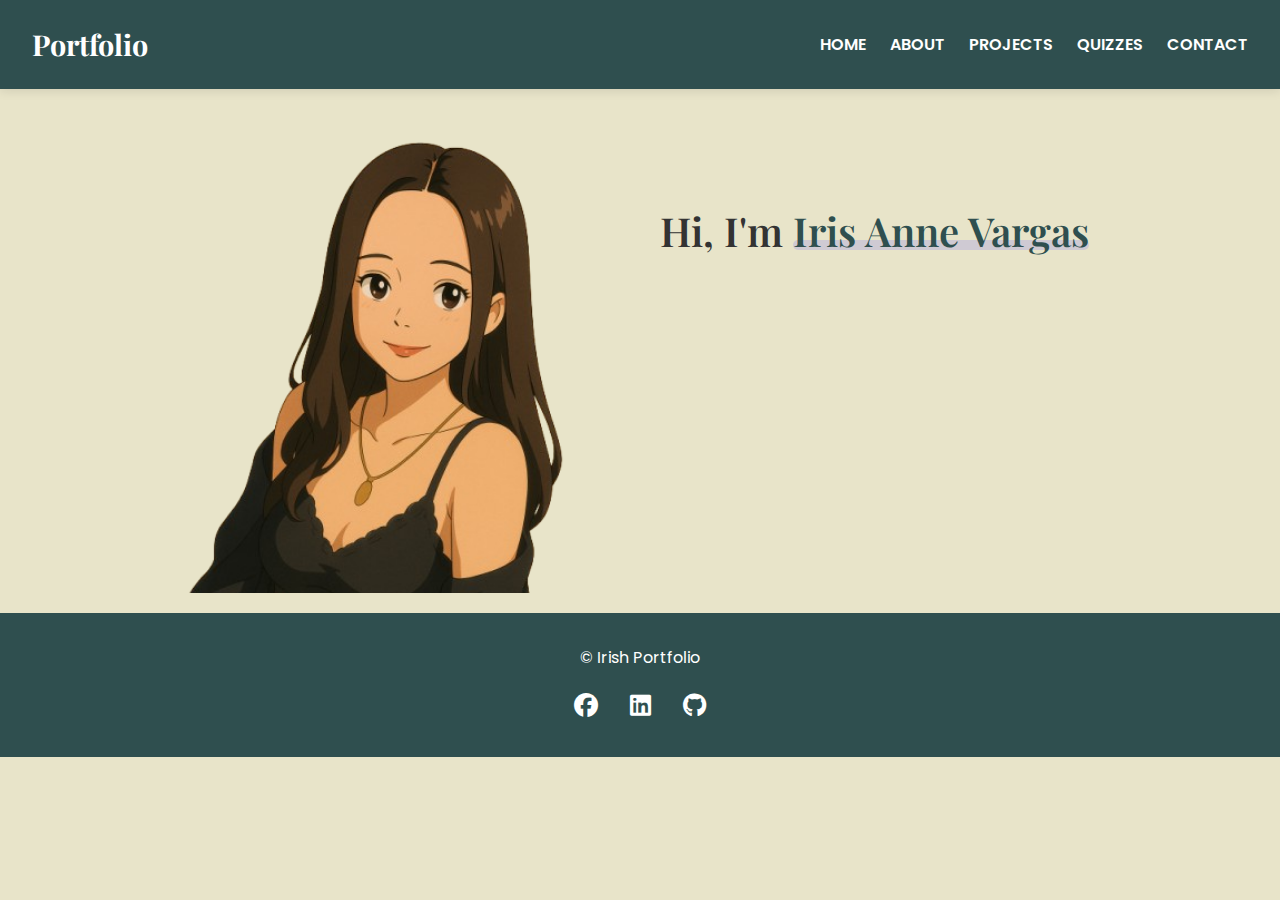
<file: index.html>
<!DOCTYPE html>
<html lang="en">
<head>
    <meta charset="UTF-8">
    <meta name="viewport" content="width=device-width, initial-scale=1.0">
    <title>Iris Anne Vargas - Portfolio</title>
    <link rel="stylesheet" href="https://cdnjs.cloudflare.com/ajax/libs/font-awesome/6.4.0/css/all.min.css">
    <link rel="preconnect" href="https://fonts.googleapis.com">
    <link rel="preconnect" href="https://fonts.gstatic.com" crossorigin>
    <link href="https://fonts.googleapis.com/css2?family=Poppins:wght@300;400;500;600;700&family=Playfair+Display:wght@400;500;600&display=swap" rel="stylesheet">
    <link rel="stylesheet" href="css/index.css">
</head>
<body>
    <header>
        <div class="logo">
            <h1>Portfolio</h1>
        </div>
        <nav>
            <ul class="nav-links">
                <li><a href="index.html">HOME</a></li>
                <li><a href="about.html">ABOUT</a></li>
                <li><a href="projects.html">PROJECTS</a></li>
                <li><a href="quizzes.html">QUIZZES</a></li>
                <li><a href="contact.html">CONTACT</a></li>
            </ul>
            <div class="hamburger">
                <i class="fas fa-bars"></i>
            </div>
        </nav>
    </header>
    <main>
        <section id="home">
            <div class="hero-container">
                <div class="hero-image">
                    <img src="images/home.png" alt="Iris Anne Vargas" class="profile-photo">
                    <div class="image-overlay"></div>
                </div>
            
                <div class="hero-content">
                    <h2 class="greeting">Hi, I'm <span class="highlight">Iris Anne Vargas</span></h2>
                    <p class="intro">I'm a 3rd year college student pursuing a Bachelor of Science in Information Technology with a passion for web development and design.</p>
                    
                    <div class="cta-buttons">
                        <button class="primary-button" onclick="location.href='about.html'">
                            <span>Learn More About Me</span>
                            <i class="fas fa-arrow-right"></i>
                        </button>
                        <button class="secondary-button" onclick="location.href='projects.html'">
                            <span>View My Projects</span>
                            <i class="fas fa-code"></i>
                        </button>
                    </div>
                    
                    <div class="social-icons">
                        <a href="https://www.facebook.com/irisanne.vargas" target="_blank" aria-label="Facebook">
                            <i class="fab fa-facebook-f"></i>
                        </a>
                        <a href="https://www.linkedin.com/in/iris-anne-vargas-2a1b75359/" target="_blank" aria-label="LinkedIn">
                            <i class="fab fa-linkedin-in"></i>
                        </a>
                        <a href="https://github.com/irisvrgas" target="_blank" aria-label="GitHub">
                            <i class="fab fa-github"></i>
                        </a>
                    </div>
                </div>
            </div>
        </section>
    </main>

   <footer>
        <div class="footer-content">
            <p>&copy; Irish Portfolio</p>
            <ul class="social-links">
                <li><a href="https://www.facebook.com/irisanne.vargas" target="_blank"><i class="fab fa-facebook"></i></a></li>
                <li><a href="https://www.linkedin.com/in/iris-anne-vargas-2a1b75359/"><i class="fab fa-linkedin"></i></a></li>
                <li><a href="https://github.com/irisvrgas" target="_blank"><i class="fab fa-github"></i></a></li>
            </ul>
        </div>
    </footer>

    <script src="js/index.js"></script>
</body>
</html>
</file>
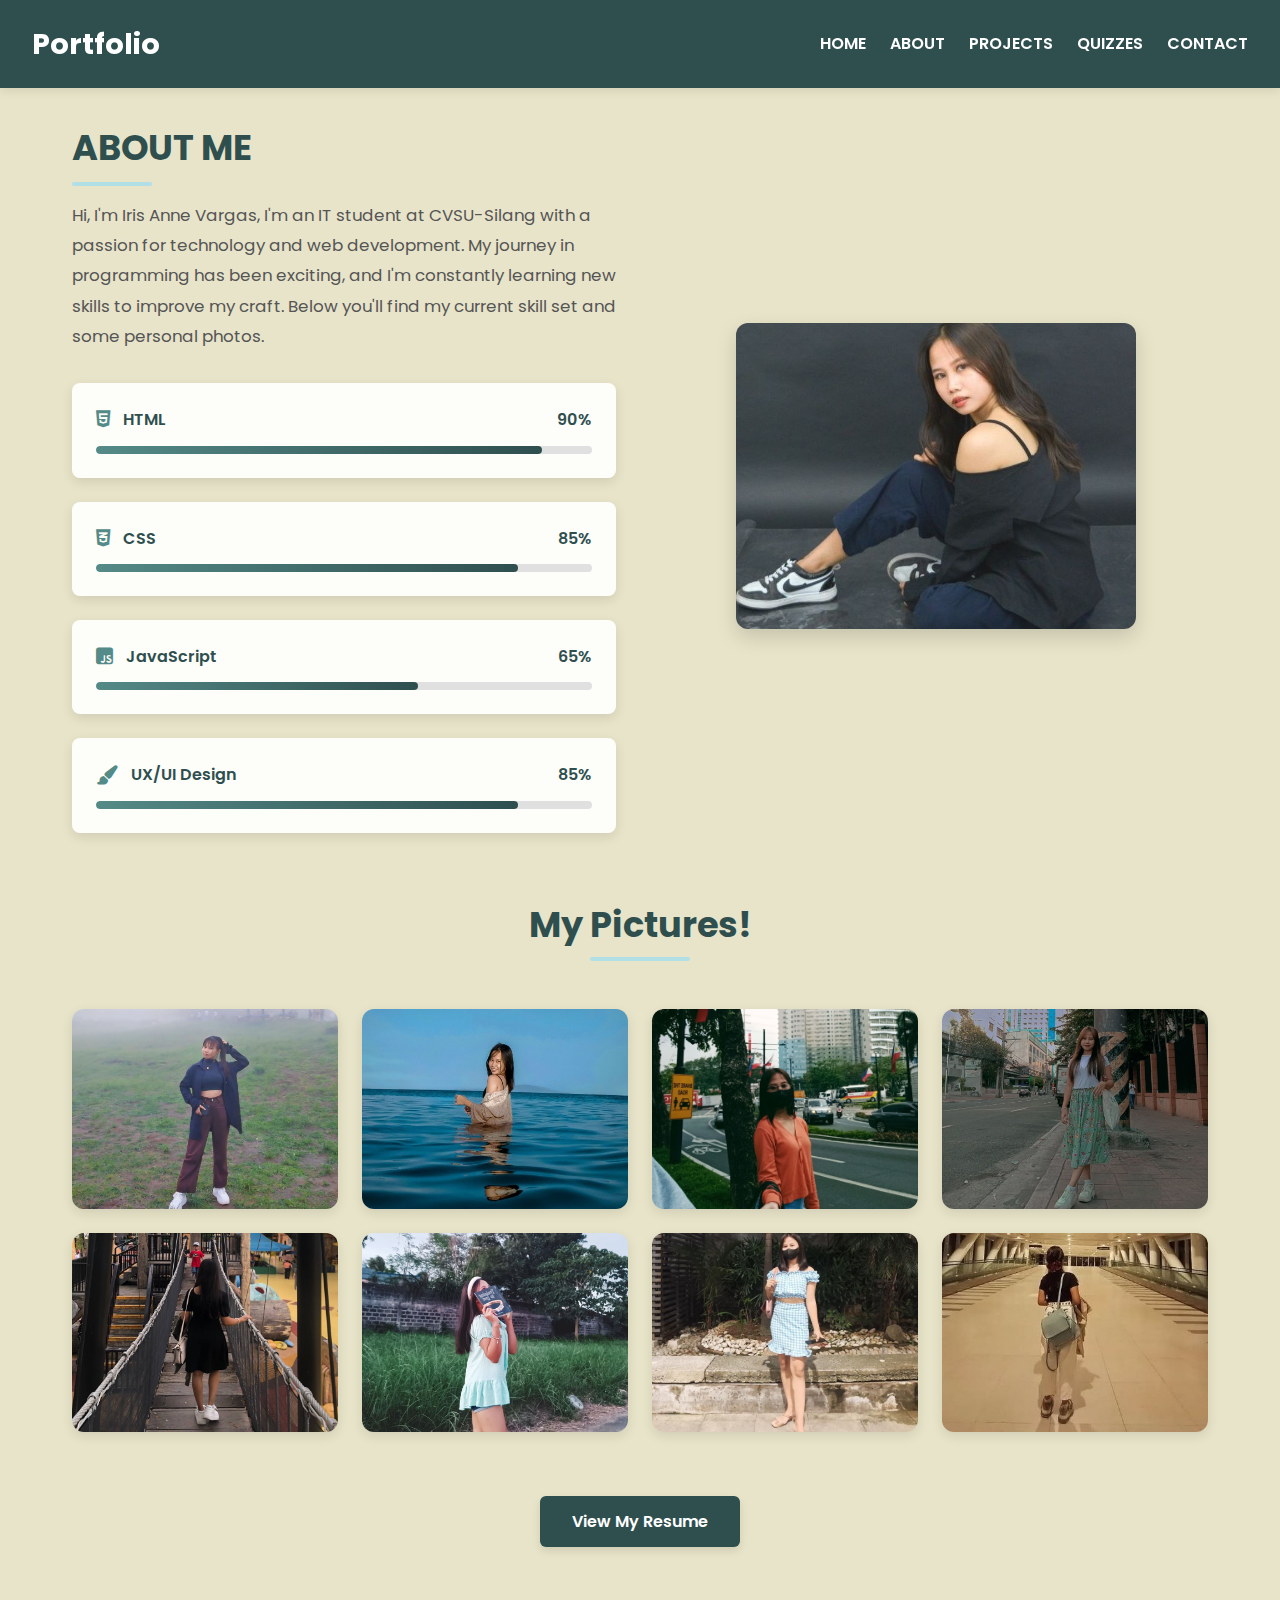
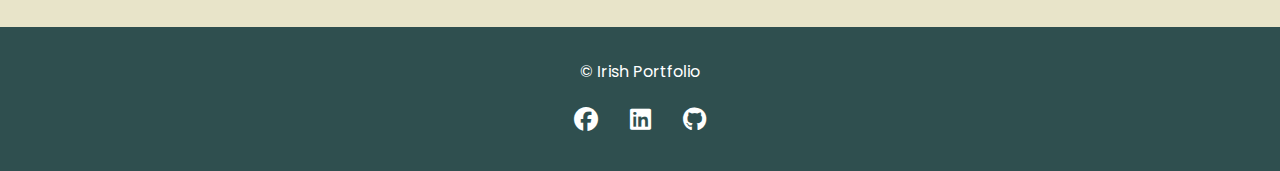
<file: about.html>
<!DOCTYPE html>
<html lang="en">
<head>
    <meta charset="UTF-8">
    <meta name="viewport" content="width=device-width, initial-scale=1.0">
    <title>About Me | Portfolio</title>
    <link rel="stylesheet" href="css/about.css">
    <link rel="stylesheet" href="https://cdnjs.cloudflare.com/ajax/libs/font-awesome/6.4.0/css/all.min.css">
    <link href="https://fonts.googleapis.com/css2?family=Poppins:wght@300;400;500;600;700&display=swap" rel="stylesheet">
</head>
<body>
    <header>
        <div class="logo">
            <h1>Portfolio</h1>
        </div>
        <nav>
            <ul class="nav-links">
                <li><a href="index.html">HOME</a></li>
                <li><a href="about.html">ABOUT</a></li>
                <li><a href="projects.html">PROJECTS</a></li>
                <li><a href="quizzes.html">QUIZZES</a></li>
                <li><a href="contact.html">CONTACT</a></li>
            </ul>
            <div class="hamburger">
                <i class="fas fa-bars"></i>
            </div>
        </nav>
    </header>

    <main>
        <section class="about-section">
            <div class="about-content">
                <h2>ABOUT ME</h2>
                <p>
                    Hi, I'm Iris Anne Vargas, I'm an IT student at CVSU-Silang with a passion for technology and web development. 
                    My journey in programming has been exciting, and I'm constantly learning new skills 
                    to improve my craft. Below you'll find my current skill set and some personal photos.
                </p>
                <div class="skills-container">
                    <div class="skill-item">
                        <div class="skill-header">
                            <span class="skill-name"><i class="fab fa-html5 skill-icon"></i>HTML</span>
                            <span class="skill-percentage">90%</span>
                        </div>
                        <div class="skill-bar">
                            <div class="skill-progress" data-percent="90%"></div>
                        </div>
                    </div>
                    
                    <div class="skill-item">
                        <div class="skill-header">
                            <span class="skill-name"><i class="fab fa-css3-alt skill-icon"></i>CSS</span>
                            <span class="skill-percentage">85%</span>
                        </div>
                        <div class="skill-bar">
                            <div class="skill-progress" data-percent="85%"></div>
                        </div>
                    </div>
                    
                    <div class="skill-item">
                        <div class="skill-header">
                            <span class="skill-name"><i class="fab fa-js-square skill-icon"></i>JavaScript</span>
                            <span class="skill-percentage">65%</span>
                        </div>
                        <div class="skill-bar">
                            <div class="skill-progress" data-percent="65%"></div>
                        </div>
                    </div>
                    
                    <div class="skill-item">
                        <div class="skill-header">
                            <span class="skill-name"><i class="fas fa-paint-brush skill-icon"></i>UX/UI Design</span>
                            <span class="skill-percentage">85%</span>
                        </div>
                        <div class="skill-bar">
                            <div class="skill-progress" data-percent="85%"></div>
                        </div>
                    </div>
                </div>
            </div>
            
            <img src="images/about.jpg" alt="Iris Anne Vargas" class="about-image">
        </section>

        <section class="gallery-section">
            <h2 class="section-title">My Pictures!</h2>
            <div class="gallery-grid">
                <div class="gallery-item">
                    <img src="images/me1.jpg" alt="Iris Anne Vargas">
                </div>
                <div class="gallery-item">
                    <img src="images/me2.jpg" alt="Iris Anne Vargas">
                </div>
                <div class="gallery-item">
                    <img src="images/me3.jpg" alt="Iris Anne Vargas">
                </div>
                <div class="gallery-item">
                    <img src="images/me4.jpg" alt="Iris Anne Vargas">
                </div>
                <div class="gallery-item">
                    <img src="images/me5.jpg" alt="Iris Anne Vargas">
                </div>
                <div class="gallery-item">
                    <img src="images/me6.jpg" alt="Iris Anne Vargas">
                </div>
                <div class="gallery-item">
                    <img src="images/me7.jpg" alt="Iris Anne Vargas">
                </div>
                <div class="gallery-item">
                    <img src="images/me8.jpg" alt="Iris Anne Vargas">
                </div>
            </div>
        </section>

        <div class="resume-btn-container">
            <a href="resume.html" class="resume-btn">View My Resume</a>
        </div>
    </main>

    <footer>
        <div class="footer-content">
            <p>&copy; Irish Portfolio</p>
            <ul class="social-links">
                <li><a href="https://www.facebook.com/irisanne.vargas" target="_blank"><i class="fab fa-facebook"></i></a></li>
                <li><a href="https://www.linkedin.com/in/iris-anne-vargas-2a1b75359/"><i class="fab fa-linkedin"></i></a></li>
                <li><a href="https://github.com/irisvrgas" target="_blank"><i class="fab fa-github"></i></a></li>
            </ul>
        </div>
    </footer>
    <script src="js/about.js"></script>
</body>
</html>
</file>
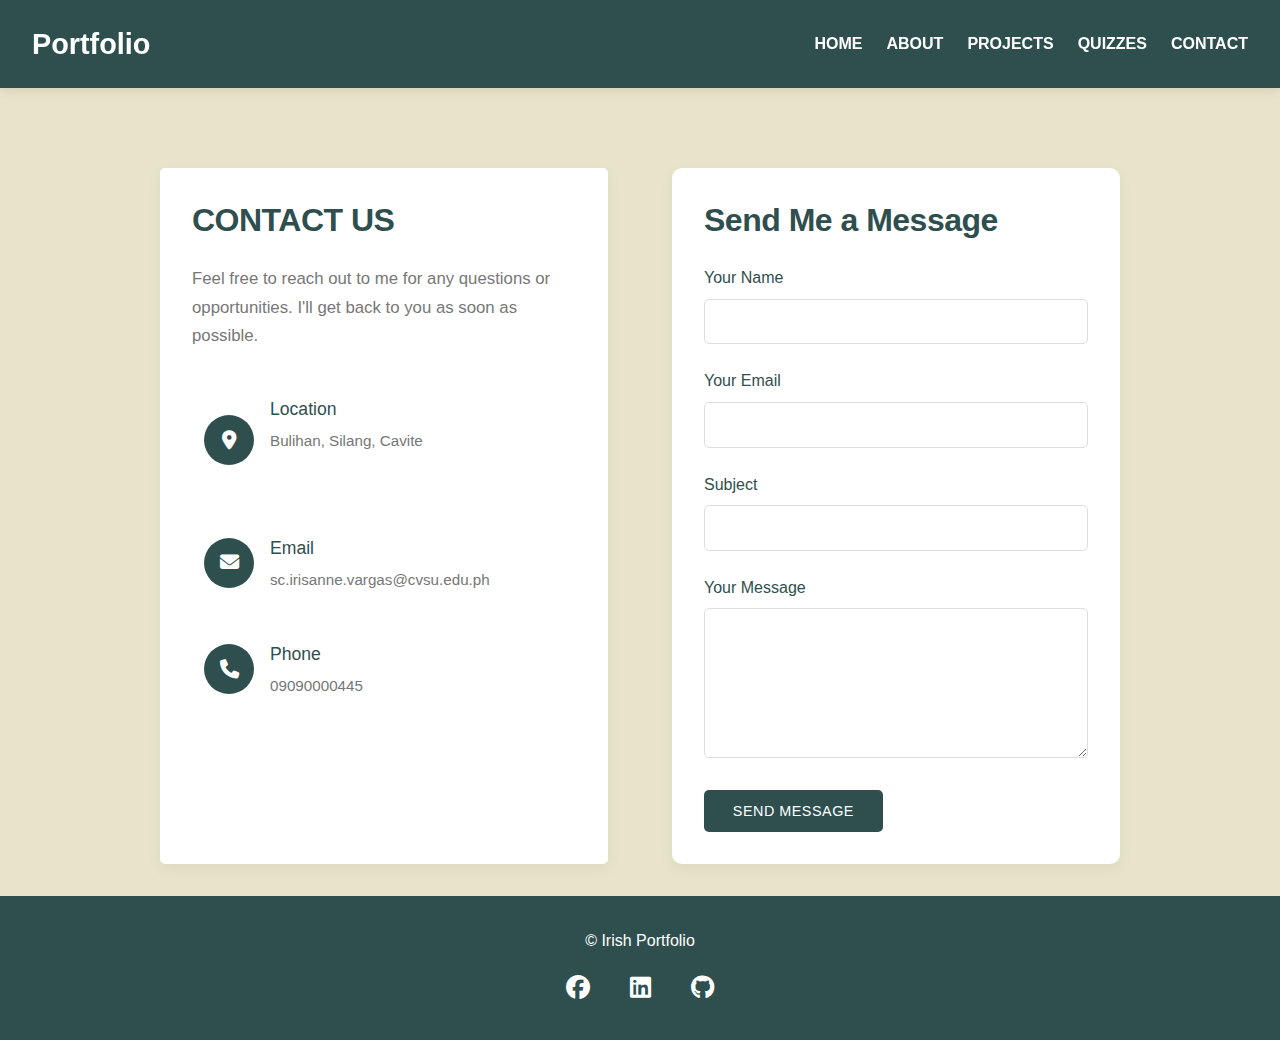
<file: contact.html>
<!DOCTYPE html>
<html lang="en">
<head>
    <meta charset="UTF-8">
    <meta name="viewport" content="width=device-width, initial-scale=1.0">
    <title>Contact Me - Portfolio</title>
    <link rel="stylesheet" href="css/contact.css">
    <link rel="stylesheet" href="https://cdnjs.cloudflare.com/ajax/libs/font-awesome/6.4.0/css/all.min.css">
</head>
<body>
    <header>
        <div class="logo">
            <h1>Portfolio</h1>
        </div>
        <nav>
            <ul class="nav-links">
                <li><a href="index.html">HOME</a></li>
                <li><a href="about.html">ABOUT</a></li>
                <li><a href="projects.html">PROJECTS</a></li>
                <li><a href="quizzes.html">QUIZZES</a></li>
                <li><a href="contact.html">CONTACT</a></li>
            </ul>
            <div class="hamburger">
                <i class="fas fa-bars"></i>
            </div>
        </nav>
    </header>

    <section class="contact">
        <div class="container">
            <div class="contact-container">
                <div class="contact-info">
                    <h2>CONTACT US</h2>
                    <p>Feel free to reach out to me for any questions or opportunities. I'll get back to you as soon as possible.</p>
                    
                    <div class="contact-details">
                        <div class="contact-item">
                            <div class="contact-icon">
                                <i class="fas fa-map-marker-alt"></i>
                            </div>
                            <div class="contact-text">
                                <h3>Location</h3>
                                <p>Bulihan, Silang, Cavite</p>
                            </div>
                        </div>
                        
                        <div class="contact-item">
                            <div class="contact-icon">
                                <i class="fas fa-envelope"></i>
                            </div>
                            <div class="contact-text">
                                <h3>Email</h3>
                                <a href="mailto:sc.irisanne.vargas@cvsu.edu.ph">sc.irisanne.vargas@cvsu.edu.ph</a>
                            </div>
                        </div>
                        
                        <div class="contact-item">
                            <div class="contact-icon">
                                <i class="fas fa-phone"></i>
                            </div>
                            <div class="contact-text">
                                <h3>Phone</h3>
                                <a href="tel:+02300879189">09090000445</a>
                            </div>
                        </div>
                    </div>
                </div>
                
                <div class="contact-form">
                    <h2>Send Me a Message</h2>
                    <form id="contactForm">
                        <div class="form-group">
                            <label for="name">Your Name</label>
                            <input type="text" id="name" class="form-control" required>
                        </div>
                        
                        <div class="form-group">
                            <label for="email">Your Email</label>
                            <input type="email" id="email" class="form-control" required>
                        </div>
                        
                        <div class="form-group">
                            <label for="subject">Subject</label>
                            <input type="text" id="subject" class="form-control" required>
                        </div>
                        
                        <div class="form-group">
                            <label for="message">Your Message</label>
                            <textarea id="message" class="form-control" required></textarea>
                        </div>
                        
                        <button type="submit" class="submit-btn">Send Message</button>
                    </form>
                </div>
            </div>
        </div>
    </section>

    <footer>
        <div class="footer-content">
            <p>&copy; Irish Portfolio</p>
            <ul class="social-links">
                <li><a href="https://www.facebook.com/irisanne.vargas" target="_blank"><i class="fab fa-facebook"></i></a></li>
                <li><a href="https://www.linkedin.com/in/iris-anne-vargas-2a1b75359/"><i class="fab fa-linkedin"></i></a></li>
                <li><a href="https://github.com/irisvrgas" target="_blank"><i class="fab fa-github"></i></a></li>
            </ul>
        </div>
    </footer>

    <script src="js/contact.js"></script>
</body>
</html>
</file>
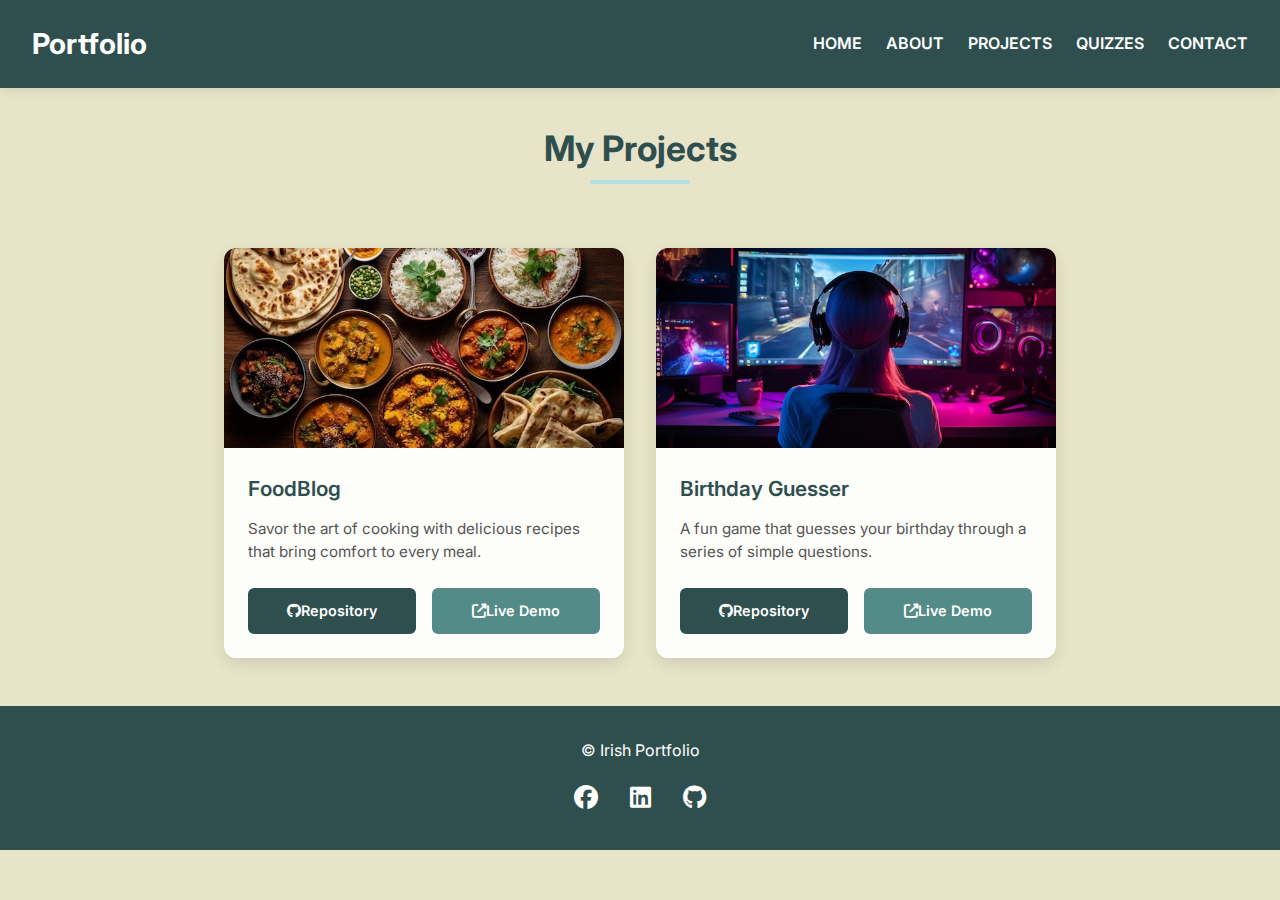
<file: projects.html>
<!DOCTYPE html>
<html lang="en">
<head>
    <meta charset="UTF-8">
    <meta name="viewport" content="width=device-width, initial-scale=1.0">
    <title>PROJECTS | Portfolio</title>
    <link rel="stylesheet" href="css/project.css">
    <link rel="stylesheet" href="https://cdnjs.cloudflare.com/ajax/libs/font-awesome/6.4.0/css/all.min.css">
    <link href="https://fonts.googleapis.com/css2?family=Inter:wght@300;400;500;600;700&display=swap" rel="stylesheet"><body>
    <header>
        <div class="logo">
            <h1>Portfolio</h1>
        </div>
        <nav>
            <ul class="nav-links">
                <li><a href="index.html">HOME</a></li>
                <li><a href="about.html">ABOUT</a></li>
                <li><a href="projects.html">PROJECTS</a></li>
                <li><a href="quizzes.html">QUIZZES</a></li>
                <li><a href="contact.html">CONTACT</a></li>
            </ul>
            <div class="hamburger">
                <i class="fas fa-bars"></i>
            </div>
        </nav>
    </header>
    <main>
        <h1 class="page-title">My Projects</h1>
        
        <div class="projects-container">
            <div class="project-card">
                <div class="project-image-container">
                    <img src="images/food.jpg" alt="Food Blog Project" class="project-image">
                </div>
                <div class="project-info">
                    <h3 class="project-title">FoodBlog</h3>
                    <p class="project-description">
                        Savor the art of cooking with delicious recipes that bring comfort to every meal.
                    </p>
                    <div class="project-links">
                        <a href=" git@github.com:irisvrgas/Blog.git" target="_blank" class="project-link repo-link">
                            <i class="fab fa-github"></i> Repository
                        </a>
                        <a href=" https://irisvrgas.github.io/Blog/" target="_blank" class="project-link demo-link">
                            <i class="fas fa-external-link-alt"></i> Live Demo
                        </a>
                    </div>
                </div>
            </div>
            
            <div class="project-card">
                <div class="project-image-container">
                    <img src="images/game.avif" alt="Game Project" class="project-image">
                </div>
                <div class="project-info">
                    <h3 class="project-title">Birthday Guesser</h3>
                    <p class="project-description">
                        A fun game that guesses your birthday through a series of simple questions.
                    </p>
                    <div class="project-links">
                        <a href="git@github.com:irisvrgas/A-Game.git" target="_blank" class="project-link repo-link">
                            <i class="fab fa-github"></i> Repository
                        </a>
                        <a href=" https://irisvrgas.github.io/A-Game/" target="_blank" class="project-link demo-link">
                            <i class="fas fa-external-link-alt"></i> Live Demo
                        </a>
                    </div>
                </div>
            </div>
        </div>
    </main>

    <footer>
        <div class="footer-content">
            <p>&copy; Irish Portfolio</p>
            <ul class="social-links">
                <li><a href="https://www.facebook.com/irisanne.vargas" target="_blank"><i class="fab fa-facebook"></i></a></li>
                <li><a href="https://www.linkedin.com/in/iris-anne-vargas-2a1b75359/"><i class="fab fa-linkedin"></i></a></li>
                <li><a href="https://github.com/irisvrgas" target="_blank"><i class="fab fa-github"></i></a></li>
            </ul>
        </div>
    </footer>
    <script src="js/project.js"></script>
    </body>
    </html>
</file>
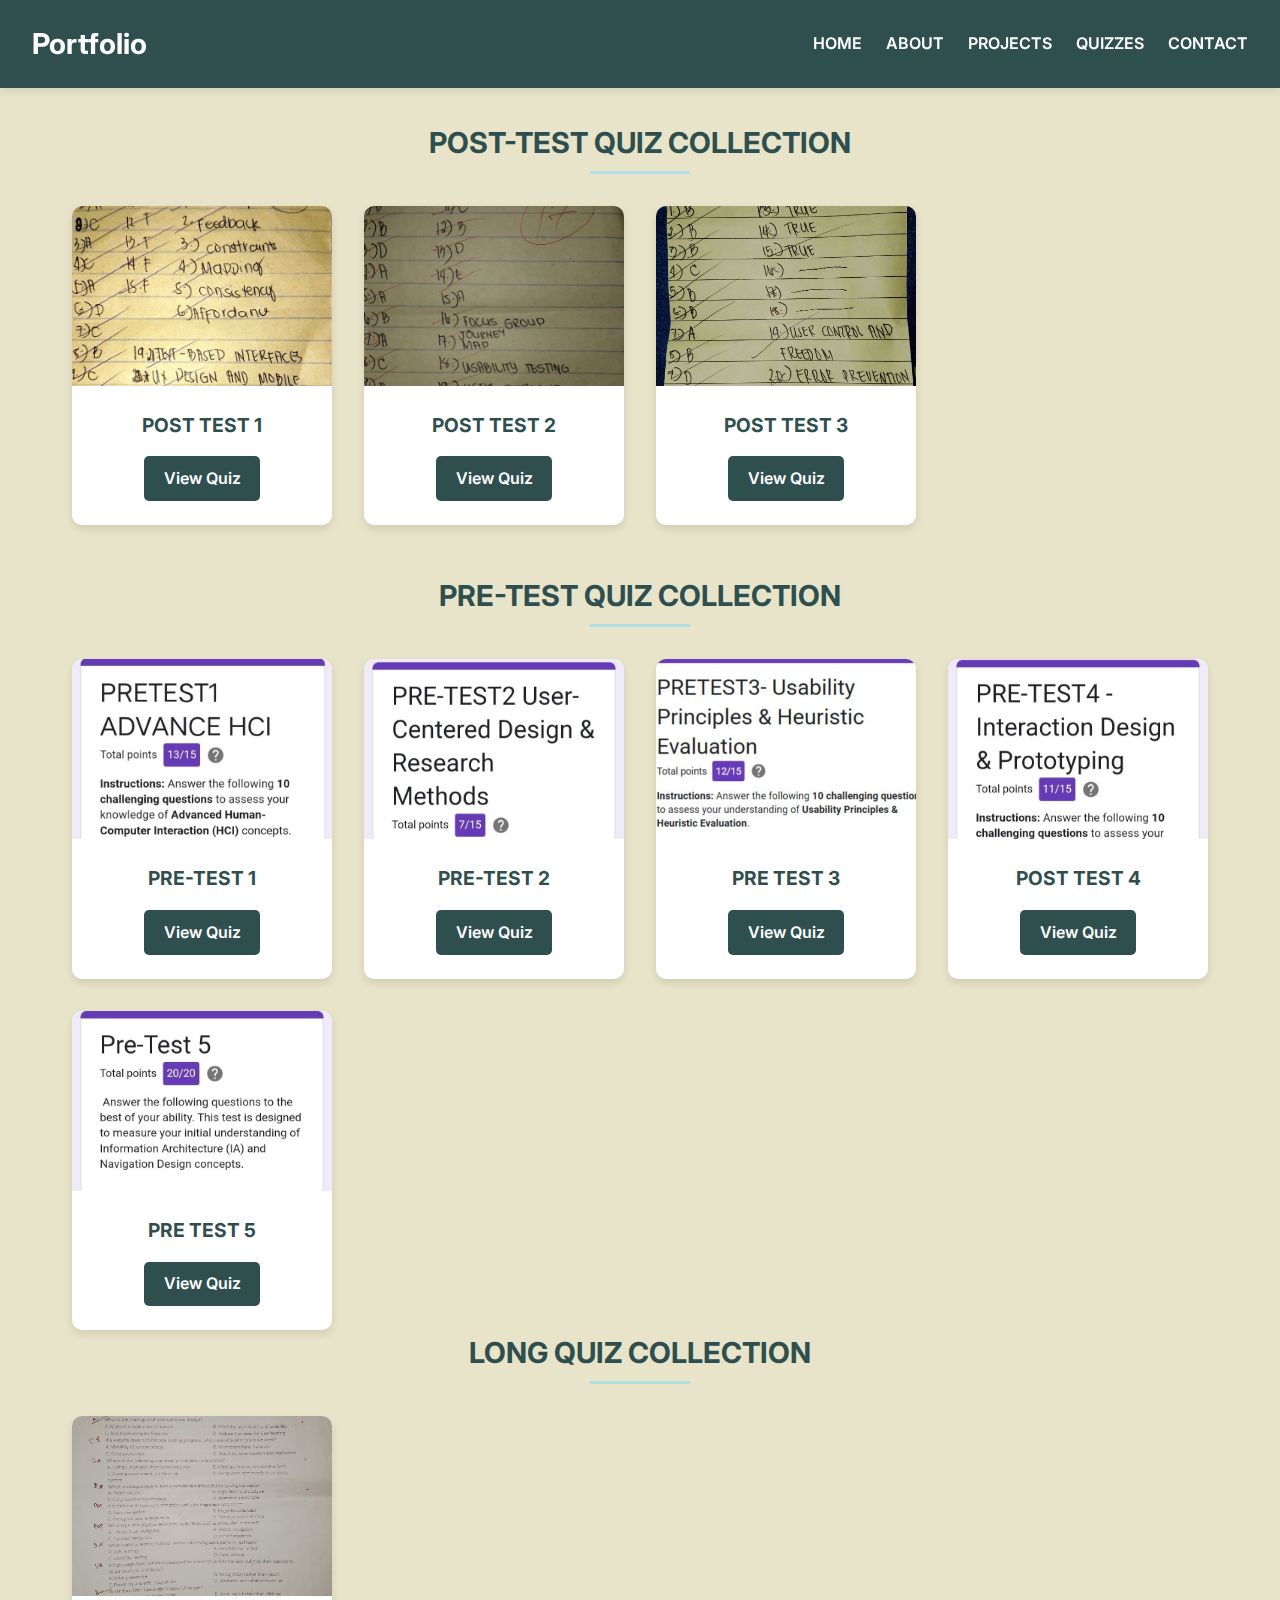
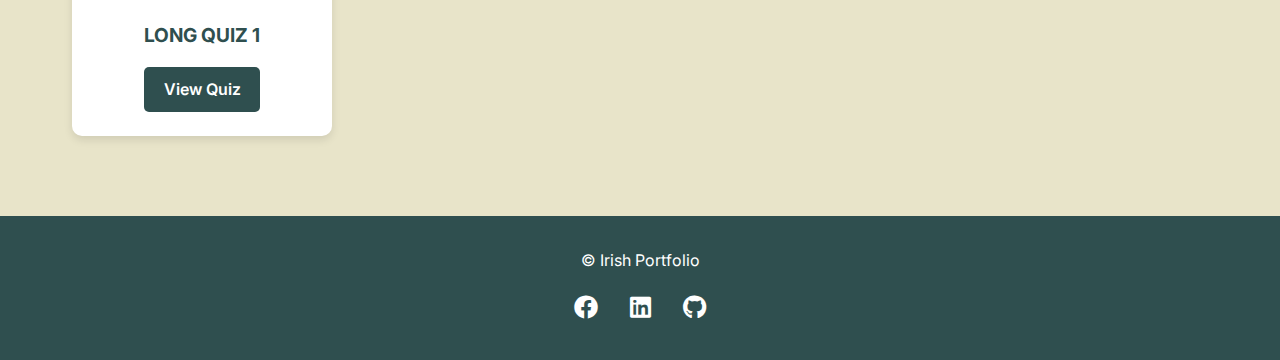
<file: quizzes.html>
<!DOCTYPE html>
<html lang="en">
<head>
    <meta charset="UTF-8">
    <meta name="viewport" content="width=device-width, initial-scale=1.0">
    <title>QUIZZES</title>
    <link rel="stylesheet" href="css/quizzes.css">
    <link rel="stylesheet" href="https://cdnjs.cloudflare.com/ajax/libs/font-awesome/6.0.0-beta3/css/all.min.css">
</head>
<body>
    <header>
        <div class="logo">
            <h1>Portfolio</h1>
        </div>
        <nav>
            <ul class="nav-links">
                <li><a href="index.html">HOME</a></li>
                <li><a href="about.html">ABOUT</a></li>
                <li><a href="projects.html">PROJECTS</a></li>
                <li><a href="quizzes.html">QUIZZES</a></li>
                <li><a href="contact.html">CONTACT</a></li>
            </ul>
            <div class="hamburger">
                <i class="fas fa-bars"></i>
            </div>
        </nav>
    </header>

    <main>
        <section class="quiz-section">
            <h2>POST-TEST QUIZ COLLECTION</h2>
            <div class="quiz-grid">
                <div class="quiz-card">
                    <img src="images/PT-1.jpg" alt="posttest 1">
                    <div class="quiz-info">
                        <h3>POST TEST 1</h3>
                        <a href="files/PT-1.2.pdf" view class="quiz-btn">View Quiz</a>
                    </div>
                </div>
                
                <div class="quiz-card">
                    <img src="images/PT-2.jpg" alt="posttest 2">
                    <div class="quiz-info">
                        <h3>POST TEST 2</h3>
                        <a href="files/PT-2.2 .pdf" view class="quiz-btn">View Quiz</a>
                    </div>
                </div>
                <div class="quiz-card">
                    <img src="images/PT-3.jpg" alt="posttest 3">
                    <div class="quiz-info">
                        <h3>POST TEST 3</h3>
                        <a href="files/PT-3.pdf" view class="quiz-btn">View Quiz</a>
                    </div>
                </div>

            </div>
        </section>

        <section class="quiz-section">
            <h2>PRE-TEST QUIZ COLLECTION</h2>
            <div class="quiz-grid">
                <div class="quiz-card">
                    <img src="images/1.jpg" alt="pretest 1">
                    <div class="quiz-info">
                        <h3>PRE-TEST 1</h3>
                        <a href="files/pretest1.pdf" view class="quiz-btn">View Quiz</a>
                    </div>
                </div>
                
                <div class="quiz-card">
                    <img src="images/2.jpg" alt="pretest 2">
                    <div class="quiz-info">
                        <h3>PRE-TEST 2</h3>
                        <a href="files/pretest2.pdf" view class="quiz-btn">View Quiz</a>
                    </div>
                </div>
                
                <div class="quiz-card">
                    <img src="images/3.jpg" alt="posttest 1">
                    <div class="quiz-info">
                        <h3>PRE TEST 3</h3>
                        <a href="files/pretest3.pdf" view class="quiz-btn">View Quiz</a>
                    </div>
                </div>
                
                <div class="quiz-card">
                    <img src="images/4.jpg" alt="posttest 2">
                    <div class="quiz-info">
                        <h3>POST TEST 4</h3>
                        <a href="files/pretest4.pdf" view class="quiz-btn">View Quiz</a>
                    </div>
                </div>
                <div class="quiz-card">
                    <img src="images/5.jpg" alt="posttest 1">
                    <div class="quiz-info">
                        <h3>PRE TEST 5</h3>
                        <a href="files/pretest5.pdf" view class="quiz-btn">View Quiz</a>
                    </div>
                </div>

            </div>

            <section class="quiz-section">
                <h2>LONG QUIZ COLLECTION</h2>
                <div class="quiz-grid">
                    <div class="quiz-card">
                        <img src="images/LQ-1.jpg" alt="pretest 1">
                        <div class="quiz-info">
                            <h3>LONG QUIZ 1</h3>
                            <a href="files/LQ-1.pdf" view class="quiz-btn">View Quiz</a>
                        </div>
                    </div>        
        </section>
            </div>
        </section>

    </main>
    
    <footer>
        <div class="footer-content">
            <p>&copy; Irish Portfolio</p>
            <ul class="social-links">
                <li><a href="https://www.facebook.com/irisanne.vargas"><i class="fab fa-facebook"></i></a></li>
                <li><a href="https://www.linkedin.com/in/iris-anne-vargas-2a1b75359/"><i class="fab fa-linkedin"></i></a></li>
                <li><a href="https://github.com/irisvrgas"><i class="fab fa-github"></i></a></li>
            </ul>
        </div>
    </footer>

    <script src="js/quizzes.js"></script>
</body>
</html>
</file>
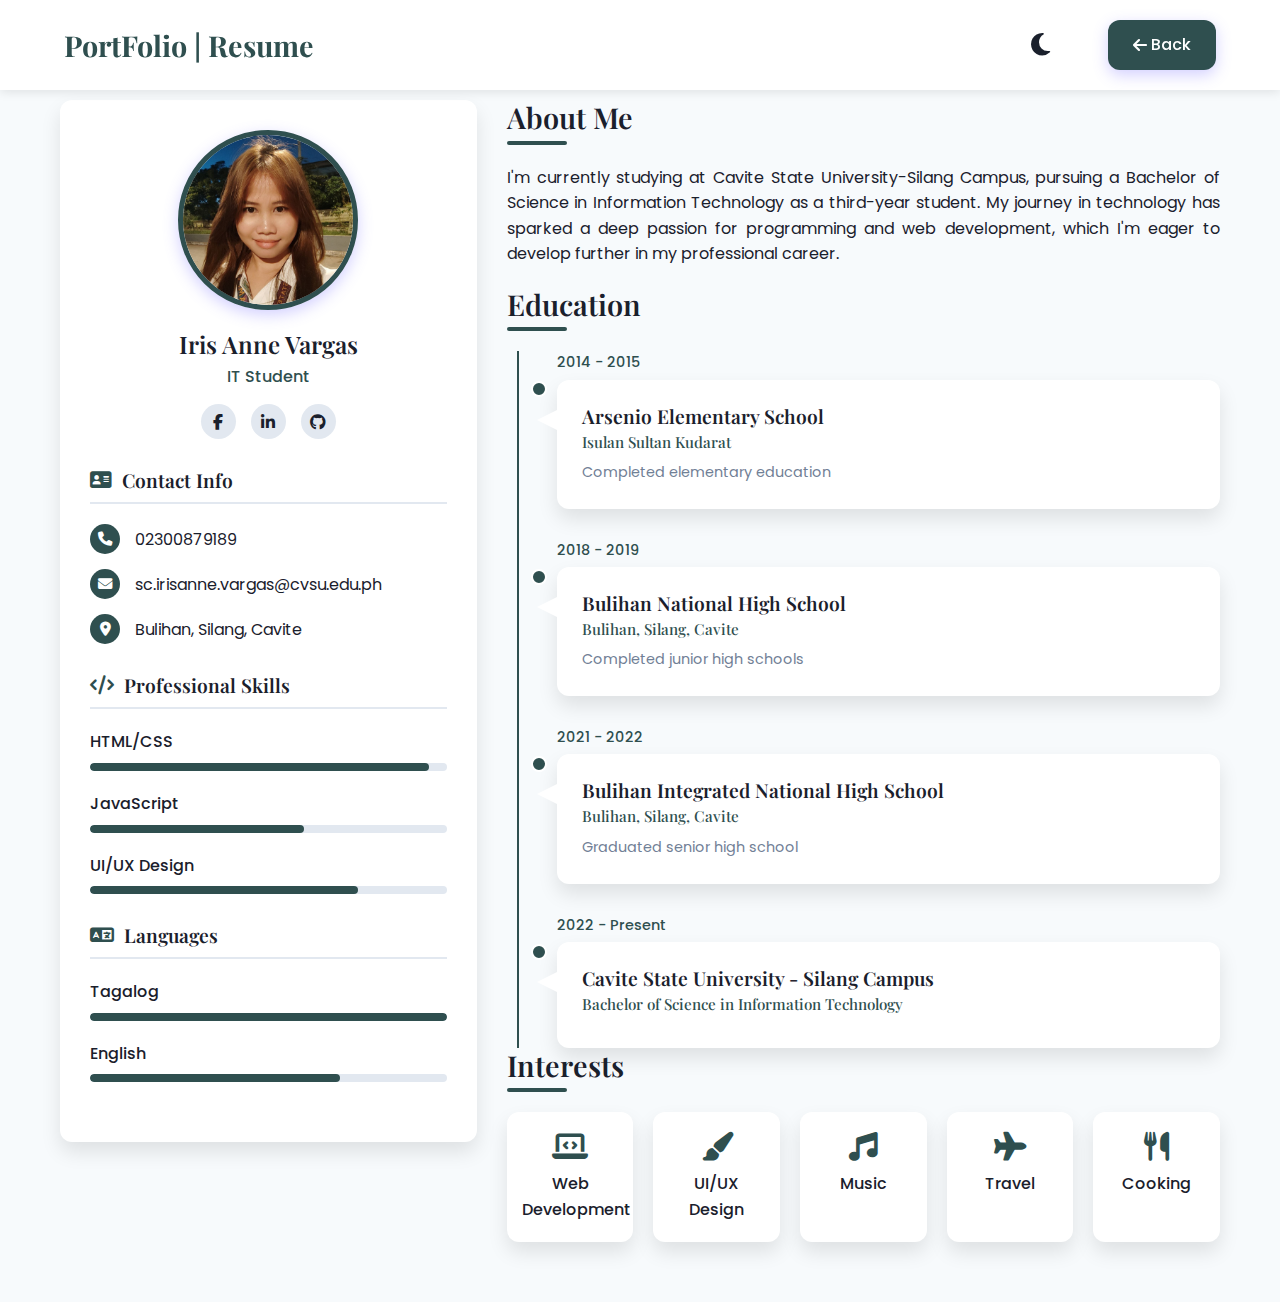
<file: resume.html>
<!DOCTYPE html>
<html lang="en">
<head>
    <meta charset="UTF-8">
    <meta name="viewport" content="width=device-width, initial-scale=1.0">
    <title>Iris Anne Vargas - Portfolio</title>
    <link rel="stylesheet" href="https://cdnjs.cloudflare.com/ajax/libs/font-awesome/6.4.0/css/all.min.css">
    <link rel="stylesheet" href="css/resume.css">
    <link rel="preconnect" href="https://fonts.googleapis.com">
    <link rel="preconnect" href="https://fonts.gstatic.com" crossorigin>
    <link href="https://fonts.googleapis.com/css2?family=Poppins:wght@300;400;500;600;700&family=Playfair+Display:wght@400;500;600&display=swap" rel="stylesheet">
</head>
<body>
    <header>
        <div class="logo">
            <h1>PortFolio | Resume</h1>
        </div>
        <button class="hamburger" aria-label="Menu">
            <span></span>
            <span></span>
            <span></span>
        </button>
        <nav class="nav-menu">
            <ul>
                <li><button id="theme-toggle" class="theme-toggle"><i class="fas fa-moon"></i></button></li>
            </ul>
        </nav>
            <a href="about.html" class="back-btn">
                <i class="fas fa-arrow-left"></i> Back
            </a>
    </main>
    </header>
    <main>
        <div class="container">
            <div class="sidebar">
                <div class="profile">
                    <div class="profile-img">
                        <img src="images/resume.jpg" alt="Iris Anne Vargas">
                        <div class="profile-overlay">
                            <i class="fas fa-camera"></i>
                        </div>
                    </div>
                    <h2>Iris Anne Vargas</h2>
                    <p>IT Student</p>
                    <div class="profile-social">
                        <a href="https://www.facebook.com/irisanne.vargas" target="_blank"><i class="fab fa-facebook-f"></i></a>
                        <a href="https://www.linkedin.com/in/iris-anne-vargas-2a1b75359/" target="_blank"><i class="fab fa-linkedin-in"></i></a>
                        <a href="https://github.com/irisvrgas" target="_blank"><i class="fab fa-github"></i></a>
                    </div>
                </div>

                <div class="contact-info">
                    <h3><i class="fas fa-address-card"></i> Contact Info</h3>
                    <ul>
                        <li>
                            <i class="fas fa-phone"></i>
                            <span>02300879189</span>
                        </li>
                        <li>
                            <i class="fas fa-envelope"></i>
                            <span>sc.irisanne.vargas@cvsu.edu.ph</span>
                        </li>
                        <li>
                            <i class="fas fa-map-marker-alt"></i>
                            <span>Bulihan, Silang, Cavite</span>
                        </li>
                    </ul>
                </div>

                <div class="skills">
                    <h3><i class="fas fa-code"></i> Professional Skills</h3>
                    <div class="skill-item">
                        <p>HTML/CSS</p>
                        <div class="progress-bar">
                            <div class="progress" style="width: 95%"><span>95%</span></div>
                        </div>
                    </div>
                    <div class="skill-item">
                        <p>JavaScript</p>
                        <div class="progress-bar">
                            <div class="progress" style="width: 60%"><span>60%</span></div>
                        </div>
                    </div>
                    <div class="skill-item">
                        <p>UI/UX Design</p>
                        <div class="progress-bar">
                            <div class="progress" style="width: 75%"><span>75%</span></div>
                        </div>
                    </div>
                </div>

                <div class="languages">
                    <h3><i class="fas fa-language"></i> Languages</h3>
                    <div class="language-item">
                        <p>Tagalog</p>
                        <div class="progress-bar">
                            <div class="progress" style="width: 100%"><span>100%</span></div>
                        </div>
                    </div>
                    <div class="language-item">
                        <p>English</p>
                        <div class="progress-bar">
                            <div class="progress" style="width: 70%"><span>70%</span></div>
                        </div>
                    </div>
                </div>
            </div>

            <div class="main-content">
                <section class="about">
                    <h2 class="section-title">About Me</h2>
                    <p>I'm currently studying at Cavite State University-Silang Campus, pursuing a Bachelor of Science in Information Technology as a third-year student. My journey in technology has sparked a deep passion for programming and web development, which I'm eager to develop further in my professional career.</p>
                </section>

                <section class="education">
                    <h2 class="section-title">Education</h2>
                    <div class="timeline">
                        <div class="timeline-item">
                            <div class="timeline-date">2014 - 2015</div>
                            <div class="timeline-content">
                                <h3>Arsenio Elementary School</h3>
                                <h4>Isulan Sultan Kudarat</h4>
                                <p>Completed elementary education</p>
                            </div>
                        </div>
                        <div class="timeline-item">
                            <div class="timeline-date">2018 - 2019</div>
                            <div class="timeline-content">
                                <h3>Bulihan National High School</h3>
                                <h4>Bulihan, Silang, Cavite</h4>
                                <p>Completed junior high schools</p>
                            </div>
                        </div>
                        <div class="timeline-item">
                            <div class="timeline-date">2021 - 2022</div>
                            <div class="timeline-content">
                                <h3>Bulihan Integrated National High School</h3>
                                <h4>Bulihan, Silang, Cavite</h4>
                                <p>Graduated senior high school</p>
                            </div>
                        </div>
                        <div class="timeline-item">
                            <div class="timeline-date">2022 - Present</div>
                            <div class="timeline-content">
                                <h3>Cavite State University - Silang Campus</h3>
                                <h4>Bachelor of Science in Information Technology</h4>
                            </div>
                        </div>
                    </div>
                </section>

                <section class="interests">
                    <h2 class="section-title">Interests</h2>
                    <div class="interests-container">
                        <div class="interest-item">
                            <i class="fas fa-laptop-code"></i>
                            <p>Web Development</p>
                        </div>
                        <div class="interest-item">
                            <i class="fas fa-paint-brush"></i>
                            <p>UI/UX Design</p>
                        </div>
                        <div class="interest-item">
                            <i class="fas fa-music"></i>
                            <p>Music</p>
                        </div>
                        <div class="interest-item">
                            <i class="fas fa-plane"></i>
                            <p>Travel</p>
                        </div>
                        <div class="interest-item">
                            <i class="fas fa-utensils"></i>
                            <p>Cooking</p>
                        </div>
                    </div>
                </section>
            </div>
        </div>
    </main>
  
    <button id="back-to-top" class="back-to-top">
        <i class="fas fa-arrow-up"></i>
    </button>

    <script>
document.addEventListener('DOMContentLoaded', function() {
    const loadingScreen = document.querySelector('.loading-screen');
    
    setTimeout(() => {
        loadingScreen.classList.add('fade-out');
    
        setTimeout(() => {
            loadingScreen.style.display = 'none';
        }, 500);
    }, 1000);
    
    const hamburger = document.querySelector('.hamburger');
    const navMenu = document.querySelector('.nav-menu');
    
    hamburger.addEventListener('click', () => {
        hamburger.classList.toggle('active');
        navMenu.classList.toggle('active');
    });
    
    document.querySelectorAll('.nav-link').forEach(link => {
        link.addEventListener('click', () => {
            hamburger.classList.remove('active');
            navMenu.classList.remove('active');
        });
    });
    
    const themeToggle = document.getElementById('theme-toggle');
    const currentTheme = localStorage.getItem('theme') || 'light';
    
    if (currentTheme === 'dark') {
        document.body.setAttribute('data-theme', 'dark');
        themeToggle.innerHTML = '<i class="fas fa-sun"></i>';
    }
    
    themeToggle.addEventListener('click', () => {
        if (document.body.getAttribute('data-theme') === 'dark') {
            document.body.removeAttribute('data-theme');
            localStorage.setItem('theme', 'light');
            themeToggle.innerHTML = '<i class="fas fa-moon"></i>';
        } else {
            document.body.setAttribute('data-theme', 'dark');
            localStorage.setItem('theme', 'dark');
            themeToggle.innerHTML = '<i class="fas fa-sun"></i>';
        }
    });
    
    const printBtn = document.getElementById('print-btn');
    printBtn.addEventListener('click', () => {
        window.print();
    });
    
    const backToTopBtn = document.querySelector('.back-to-top');
    
    window.addEventListener('scroll', () => {
        if (window.pageYOffset > 300) {
            backToTopBtn.classList.add('visible');
        } else {
            backToTopBtn.classList.remove('visible');
        }
    });
    
    backToTopBtn.addEventListener('click', () => {
        window.scrollTo({
            top: 0,
            behavior: 'smooth'
        });
    });
    
    const header = document.querySelector('header');
    
    window.addEventListener('scroll', () => {
        if (window.scrollY > 50) {
            header.classList.add('scrolled');
        } else {
            header.classList.remove('scrolled');
        }
    });
});

    </script>
</body>
</html>
</file>
<file: css/index.css>
:root {
  --primary-color: #2F4F4F;
  --secondary-color:#8ecdd5;
  --accent-color: #548a87;
  --bg-color: #E8E4C9;
  --text-color: #333;
  --card-bg: rgba(255, 255, 255, 0.9);
}

* {
  margin: 0;
  padding: 0;
  box-sizing: border-box;
}

body {
  font-family: 'Poppins', sans-serif;
  background-color: var(--bg-color);
  color: var(--text-color);
  line-height: 1.6;
  min-height: 50vh;
  display: flex;
  flex-direction: column;
}

* {
  margin: 0;
  padding: 0;
  box-sizing: border-box;
}

html {
  scroll-behavior: smooth;
  font-size: 16px;
}

body {
  font-family: 'Poppins', sans-serif;
  background-color: var(--bg-color);;
  color: var(--text-color);
  line-height: 1.6;
  transition: var(--transition);
  overflow-x: hidden;
}

h1, h2, h3, h4 {
  font-family: 'Playfair Display', serif;
  font-weight: 600;
  line-height: 1.2;
  color: var(--text-color);
}

a {
  text-decoration: none;
  color: var(--primary-color);
  transition: var(--transition);
}

ul {
  list-style: none;
}

img {
  max-width: 100%;
  height: auto;
  display: block;
}


header {
  background-color: darkslategray;
  color: white;
  padding: 1.7rem 2rem;
  display: flex;
  justify-content: space-between;
  align-items: center;
  position: sticky;
  top: 0;
  z-index: 100;
  box-shadow: 0 2px 10px rgba(0, 0, 0, 0.1);
}
.logo h1{
color: white;
}
.logo h1 {
  font-size: 1.8rem;
  font-weight: 700;
  transition: color 0.3s;
}

.logo:hover h1 {
  color: powderblue;
}

nav ul {
  list-style: none;
  display: flex;
  align-items: center;
}

nav ul li {
  margin-left: 1.5rem;
}

nav ul li a {
  color: white;
  text-decoration: none;
  font-size: 1rem;
  font-weight: 600;
  transition: color 0.3s;
  padding: 0.5rem 0;
  position: relative;
}

nav ul li a:hover {
  color: powderblue;
}

nav ul li a::after {
  content: '';
  position: absolute;
  bottom: 0;
  left: 0;
  width: 0;
  height: 2px;
  background-color: powderblue;
  transition: width 0.3s;
}

nav ul li a:hover::after {
  width: 100%;
}

.hamburger {
  display: none;
  cursor: pointer;
  font-size: 1.5rem;
}

#home {
  min-height: 40vh;
  display: flex;
  align-items: center;
  padding: 50px 5% 20px;
  position: relative;
  overflow: hidden;
}

.hero-container {
  max-width: 1200px;
  margin: 0 auto;
  display: flex;
  align-items: center;
  justify-content: space-between;
  flex-wrap: wrap;
  gap: 40px;
}

.hero-image {
  flex: 1;
  min-width: 300px;
  position: relative;
  border-radius: var(--border-radius);
  overflow: hidden;
  box-shadow: var(--shadow);
  aspect-ratio: 1/1;
}

.profile-photo {
  width: 110%;
  height: 110%;
  object-fit: cover;
  transition: var(--transition);
}

.image-overlay {
  position: absolute;
  top: 0;
  left: 0;
  width: 100%;
  height: 100%;
  opacity: 0;
  transition: var(--transition);
}

.hero-image:hover .image-overlay {
  opacity: 1;
}

.hero-image:hover .profile-photo {
  transform: scale(1.05);
}

.hero-content {
  flex: 1;
  min-width: 300px;
}

.greeting {
  font-size: 2.5rem;
  margin-bottom: 20px;
  animation: fadeInUp 1s ease forwards;
}

.highlight {
  color: var(--primary-color);
  position: relative;
  display: inline-block;
}

.highlight::after {
  content: '';
  position: absolute;
  bottom: 5px;
  left: 0;
  width: 100%;
  height: 10px;
  background-color: rgba(108, 99, 255, 0.2);
  z-index: -1;
  border-radius: 5px;
}

.intro {
  font-size: 1.1rem;
  margin-bottom: 30px;
  color: var(--text-light);
  max-width: 500px;
  animation: fadeInUp 1s ease forwards 0.2s;
  opacity: 0;
}

.cta-buttons {
  display: flex;
  gap: 15px;
  margin-bottom: 30px;
  flex-wrap: wrap;
  animation: fadeInUp 1s ease forwards 0.4s;
  opacity: 0;
}

.primary-button, .secondary-button {
  padding: 12px 25px;
  border-radius: var(--border-radius);
  font-weight: 500;
  transition: var(--transition);
  display: flex;
  align-items: center;
  gap: 10px;
  cursor: pointer;
  border: none;
  font-size: 1rem;
}

.primary-button {
  background-color: var(--primary-color);
  color: white;
  box-shadow: 0 5px 15px rgba(108, 99, 255, 0.3);
}

.primary-button:hover {
  background-color: var(--secondary-color);
  transform: translateY(-3px);
  box-shadow: 0 8px 20px rgba(108, 99, 255, 0.4);
}

.secondary-button {
  background-color: transparent;
  color: var(--primary-color);
  border: 2px solid var(--primary-color);
}

.secondary-button:hover {
  background-color: var(--primary-color);
  color: white;
  transform: translateY(-3px);
}

.social-icons {
  display: flex;
  gap: 15px;
  animation: fadeInUp 1s ease forwards 0.6s;
  opacity: 0;
}

.social-icons a {
  width: 69px;
  height: 60px;
  border-radius: 50%;
  background-color: var(--gray);
  color: var(--text-color);
  display: flex;
  justify-content: center;
  align-items: center;
  transition: var(--transition);
}

.social-icons a:hover {
  background-color: var(--primary-color);
  color: white;
  transform: translateY(-3px);
}

footer {
    background-color: var(--primary-color);
    padding: 2rem;
    text-align: center;
    color: white;
    margin-top: auto;
}

.footer-content {
    max-width: 1000px;
    margin: 0 auto;
}

.social-links {
    display: flex;
    justify-content: center;
    list-style: none;
    margin-top: 1rem;
}

.social-links li {
    margin: 0 1rem;
}

.social-links a {
    color: white;
    font-size: 1.5rem;
    transition: color 0.3s;
}

.social-links a:hover {
    color: var(--secondary-color);
}

.back-to-top {
  position: fixed;
  bottom: 30px;
  right: 30px;
  width: 50px;
  height: 50px;
  background-color: var(--primary-color);
  color: white;
  border: none;
  border-radius: 50%;
  display: flex;
  justify-content: center;
  align-items: center;
  cursor: pointer;
  opacity: 0;
  visibility: hidden;
  transition: var(--transition);
  box-shadow: 0 5px 15px rgba(108, 99, 255, 0.3);
  z-index: 999;
}

.back-to-top.visible {
  opacity: 1;
  visibility: visible;
}

.back-to-top:hover {
  background-color: var(--secondary-color);
  transform: translateY(-3px);
}

@keyframes fadeIn {
  from { opacity: 0; }
  to { opacity: 1; }
}

@keyframes fadeInUp {
  from { 
      opacity: 0;
      transform: translateY(30px);
  }
  to { 
      opacity: 1;
      transform: translateY(0);
  }
}

@keyframes float {
  0% { transform: translateY(0px); }
  50% { transform: translateY(-10px); }
  100% { transform: translateY(0px); }
}
@media (max-width: 992px) {
  .hero-container {
      flex-direction: column;
      text-align: center;
  }
  
  .intro {
      margin-left: auto;
      margin-right: auto;
  }
  
  .cta-buttons {
      justify-content: center;
  }
  
  .social-icons {
      justify-content: center;
  }
}

@media (max-width: 768px) {
  html {
      font-size: 15px;
  }
  
  header {
      padding: 15px 5%;
  }
  
  .hamburger {
      display: block;
  }
  
  .nav-menu {
      position: fixed;
      top: 0;
      right: -100%;
      width: 80%;
      max-width: 300px;
      height: 100vh;
      background-color: var(--white);
      box-shadow: -5px 0 15px rgba(0, 0, 0, 0.1);
      transition: var(--transition);
      padding: 80px 30px 30px;
      z-index: 1000;
  }
  
  .nav-menu.active {
      right: 0;
  }
  
  .nav-menu ul {
      flex-direction: column;
      align-items: flex-start;
  }
  
  .nav-menu ul li {
      margin: 15px 0;
  }
  
  .greeting {
      font-size: 2rem;
  }
  
  .hero-image {
      max-width: 400px;
  }
}

@media (max-width: 576px) {
  html {
      font-size: 14px;
  }
  
  .greeting {
      font-size: 1.8rem;
  }
  
  .hero-image {
      min-width: 250px;
  }
  
  .primary-button, .secondary-button {
      width: 100%;
      justify-content: center;
  }
  
  .footer-content {
      flex-direction: column;
      gap: 20px;
  }
  
  .footer-links, .footer-social {
      justify-content: center;
  }
  
  .footer-links ul {
      display: flex;
      flex-wrap: wrap;
      justify-content: center;
      gap: 15px;
  }
  
  .back-to-top {
      width: 40px;
      height: 40px;
      bottom: 20px;
      right: 20px;
  }
}

@media (max-width: 768px) {

  header {
      padding: 1rem;
  }

  nav ul {
      display: none;
      position: absolute;
      top: 70px;
      left: 0;
      width: 100%;
      background-color: darkslategray;
      flex-direction: column;
      align-items: center;
      padding: 1rem 0;
  }

  nav ul.show {
      display: flex;
  }

  nav ul li {
      margin: 0.5rem 0;
  }

  .hamburger {
      display: block;
      color: white;
      font-size: 1.5rem;
  }


  .hero-container {
      flex-direction: column;
      text-align: center;
      padding: 2rem 1rem;
  }

  .hero-image {
      min-width: 100%;
      margin-bottom: 2rem;
  }

  .hero-content {
      min-width: 100%;
  }

  .cta-buttons {
      justify-content: center;
  }


  footer {
      padding: 1.5rem;
  }

  .social-links {
      flex-wrap: wrap;
  }

  .social-links li {
      margin: 0.5rem;
  }
}

@media (max-width: 480px) {
  .greeting {
      font-size: 2rem;
  }

  .intro {
      font-size: 1rem;
  }

  .primary-button, .secondary-button {
      padding: 0.8rem 1.5rem;
      font-size: 0.9rem;
  }

  .logo h1 {
      font-size: 1.5rem;
  }
}
</file>
<file: css/about.css>
:root {
    --primary-color: #2F4F4F;
    --secondary-color: #B0E0E6;
    --accent-color: #548a87;
    --bg-color: #E8E4C9;
    --text-color: #333;
    --card-bg: rgba(255, 255, 255, 0.9);
}

* {
    margin: 0;
    padding: 0;
    box-sizing: border-box;
}

body {
    font-family: 'Poppins', sans-serif;
    background-color: var(--bg-color);
    color: var(--text-color);
    line-height: 1.6;
    min-height: 100vh;
    display: flex;
    flex-direction: column;
}

header {
    background-color: darkslategray;
    color: white;
    padding: 1.3rem 2rem;
    display: flex;
    justify-content: space-between;
    align-items: center;
    position: sticky;
    top: 0;
    z-index: 100;
    box-shadow: 0 2px 10px rgba(0, 0, 0, 0.1);
}

.logo h1 {
    font-size: 1.8rem;
    font-weight: 700;
    transition: color 0.3s;
}

.logo:hover h1 {
    color: powderblue;
}

nav ul {
    list-style: none;
    display: flex;
    align-items: center;
}

nav ul li {
    margin-left: 1.5rem;
}

nav ul li a {
    color: white;
    text-decoration: none;
    font-size: 1rem;
    font-weight: 600;
    transition: color 0.3s;
    padding: 0.5rem 0;
    position: relative;
}

nav ul li a:hover {
    color: powderblue;
}

nav ul li a::after {
    content: '';
    position: absolute;
    bottom: 0;
    left: 0;
    width: 0;
    height: 2px;
    background-color: powderblue;
    transition: width 0.3s;
}

nav ul li a:hover::after {
    width: 100%;
}

.hamburger {
    display: none;
    cursor: pointer;
    font-size: 1.5rem;
}

main {
    padding: 2rem;
    max-width: 1200px;
    margin: 0 auto;
    flex-grow: 1;
}


.about-section {
    display: grid;
    grid-template-columns: 1fr 1fr;
    gap: 3rem;
    align-items: center;
    margin-bottom: 4rem;
}

.about-image {
    width: 100%;
    max-width: 400px;
    border-radius: 12px;
    box-shadow: 0 8px 20px rgba(0, 0, 0, 0.15);
    transition: transform 0.5s ease;
    justify-self: center;
}

.about-image:hover {
    transform: scale(1.02);
}

.about-content h2 {
    font-size: 2.2rem;
    color: var(--primary-color);
    margin-bottom: 1.5rem;
    position: relative;
}

.about-content h2::after {
    content: '';
    position: absolute;
    bottom: -10px;
    left: 0;
    width: 80px;
    height: 4px;
    background-color: var(--secondary-color);
    border-radius: 2px;
}

.about-content p {
    color: #555;
    margin-bottom: 2rem;
    font-size: 1.05rem;
    line-height: 1.8;
}

.skills-section {
    margin-bottom: 3rem;
}

.section-title {
    text-align: center;
    margin-bottom: 3rem;
    color: var(--primary-color);
    font-size: 2.2rem;
    position: relative;
    padding-bottom: 0.5rem;
}

.section-title::after {
    content: '';
    position: absolute;
    bottom: 0;
    left: 50%;
    transform: translateX(-50%);
    width: 100px;
    height: 4px;
    background-color: var(--secondary-color);
    border-radius: 2px;
}

.skills-container {
    display: grid;
    grid-template-columns: 1fr;
    gap: 1.5rem;
}

.skill-item {
    background: var(--card-bg);
    border-radius: 8px;
    padding: 1.5rem;
    box-shadow: 0 4px 12px rgba(0, 0, 0, 0.1);
}

.skill-header {
    display: flex;
    justify-content: space-between;
    margin-bottom: 0.8rem;
}

.skill-name {
    display: flex;
    align-items: center;
    font-weight: 600;
    color: var(--primary-color);
}

.skill-icon {
    margin-right: 0.8rem;
    font-size: 1.2rem;
    color: var(--accent-color);
}

.skill-percentage {
    font-weight: 600;
    color: var(--primary-color);
}

.skill-bar {
    height: 8px;
    background-color: #e0e0e0;
    border-radius: 4px;
    overflow: hidden;
}

.skill-progress {
    height: 100%;
    border-radius: 4px;
    background: linear-gradient(90deg, var(--accent-color), var(--primary-color));
    position: relative;
    width: 0;
    transition: width 1.5s ease-in-out;
}


.gallery-section {
    margin-bottom: 4rem;
}

.gallery-grid {
    display: grid;
    grid-template-columns: repeat(auto-fill, minmax(250px, 1fr));
    gap: 1.5rem;
}

.gallery-item {
    position: relative;
    overflow: hidden;
    border-radius: 12px;
    box-shadow: 0 4px 12px rgba(0, 0, 0, 0.1);
    aspect-ratio: 4/3;
    transition: all 0.3s ease;
}

.gallery-item img {
    width: 100%;
    height: 100%;
    object-fit: cover;
    transition: transform 0.5s ease;
}

.gallery-item:hover {
    transform: translateY(-8px);
    box-shadow: 0 12px 20px rgba(0, 0, 0, 0.15);
}

.gallery-item:hover img {
    transform: scale(1.1);
}

.resume-btn-container {
    text-align: center;
    margin: 3rem 0;
}

.resume-btn {
    display: inline-block;
    background-color: var(--primary-color);
    color: white;
    padding: 0.8rem 2rem;
    border-radius: 6px;
    text-decoration: none;
    font-weight: 600;
    font-size: 1rem;
    transition: all 0.3s;
    box-shadow: 0 4px 8px rgba(0, 0, 0, 0.1);
}

.resume-btn:hover {
    background-color: var(--secondary-color);
    transform: translateY(-3px);
    box-shadow: 0 6px 12px rgba(0, 0, 0, 0.15);
}


footer {
    background-color: var(--primary-color);
    padding: 2rem;
    text-align: center;
    color: white;
    margin-top: auto;
}

.footer-content {
    max-width: 1200px;
    margin: 0 auto;
}

.social-links {
    display: flex;
    justify-content: center;
    list-style: none;
    margin-top: 1rem;
}

.social-links li {
    margin: 0 1rem;
}

.social-links a {
    color: white;
    font-size: 1.5rem;
    transition: color 0.3s;
}

.social-links a:hover {
    color: var(--secondary-color);
}


@keyframes fadeIn {
    from { opacity: 0; }
    to { opacity: 1; }
}

@keyframes slideInLeft {
    from { transform: translateX(-50px); opacity: 0; }
    to { transform: translateX(0); opacity: 1; }
}

@keyframes slideInRight {
    from { transform: translateX(50px); opacity: 0; }
    to { transform: translateX(0); opacity: 1; }
}

@keyframes growProgress {
    from { width: 0; }
    to { width: attr(data-percent); }
}


@media (max-width: 992px) {
    .about-section {
        grid-template-columns: 1fr;
        gap: 2rem;
    }
    
    .about-image {
        max-width: 350px;
    }
}

@media (max-width: 768px) {
    header {
        padding: 1rem;
        flex-direction: column;
        text-align: center;
    }

    .logo {
        margin-bottom: 1rem;
    }

    .hamburger {
        display: block;
        position: absolute;
        top: 1rem;
        right: 1rem;
    }

    nav ul {
        display: none;
        flex-direction: column;
        width: 100%;
        margin-top: 1rem;
    }

    nav ul.active {
        display: flex;
    }

    nav ul li {
        margin: 0.5rem 0;
        margin-left: 0;
    }

    .about-content h2 {
        font-size: 1.8rem;
    }

    .section-title {
        font-size: 1.8rem;
    }

    .gallery-grid {
        grid-template-columns: repeat(auto-fill, minmax(200px, 1fr));
    }
}

@media (max-width: 480px) {
    .about-content h2 {
        font-size: 1.5rem;
    }

    .section-title {
        font-size: 1.5rem;
    }

    .resume-btn {
        padding: 0.7rem 1.5rem;
        font-size: 0.9rem;
    }

    .social-links a {
        font-size: 1.2rem;
    }
}
</file>
<file: css/contact.css>
:root {
    --primary-color: #2F4F4F; 
    --secondary-color: #2F4F4F;
    --accent-color: #2F4F4F;; 
    --bg-color: #E8E4C9; 
    --text-color: #333;
    --text-light: #777;
    --white: #FFF;
    --transition: all 0.3s ease;
}

* {
    margin: 0;
    padding: 0;
    box-sizing: border-box;
}

body {
    font-family: 'Segoe UI', Tahoma, Geneva, Verdana, sans-serif;
    background-color: var(--bg-color);
    color: var(--text-color);
    line-height: 1.6;
}

.container {
    width: 100%;
    max-width: 1000px;
    margin: 0 auto;
    padding: 0 20px;
}

header {
    background-color: darkslategray;
    color: white;
    padding: 1.3rem 2rem;
    display: flex;
    justify-content: space-between;
    align-items: center;
    position: sticky;
    top: 0;
    z-index: 100;
    box-shadow: 0 2px 10px rgba(0, 0, 0, 0.1);
}

.logo h1 {
    font-size: 1.8rem;
    font-weight: 700;
    transition: color 0.3s;
}

.logo:hover h1 {
    color: powderblue;
}

nav ul {
    list-style: none;
    display: flex;
    align-items: center;
}

nav ul li {
    margin-left: 1.5rem;
}

nav ul li a {
    color: white;
    text-decoration: none;
    font-size: 1rem;
    font-weight: 600;
    transition: color 0.3s;
    padding: 0.5rem 0;
    position: relative;
}

nav ul li a:hover {
    color: powderblue;
}

nav ul li a::after {
    content: '';
    position: absolute;
    bottom: 0;
    left: 0;
    width: 0;
    height: 2px;
    background-color: powderblue;
    transition: width 0.3s;
}

nav ul li a:hover::after {
    width: 100%;
}

.hamburger {
    display: none;
    cursor: pointer;
    font-size: 1.5rem;
}

.contact {
    padding: 5rem 0 2rem;
    min-height: 10vh;
    display: flex;
    align-items: center;
}

.contact-container {
    display: flex;
    gap: 4rem;
    width: 100%;
}

.contact-info {
    flex: 1;
    padding: 2rem;
    background-color: var(--white);
    border-radius: 5px;
    box-shadow: 0 5px 15px rgba(0, 0, 0, 0.05);
}

.contact-info h2 {
    color: var(--primary-color);
    margin-bottom: 1.5rem;
    font-size: 2rem;
}

.contact-info p {
    margin-bottom: 2rem;
    color: var(--text-light);
}

.contact-details {
    margin-top: 2rem;
}

.contact-item {
    display: flex;
    align-items: center;
    margin-bottom: 1.5rem;
}

.contact-icon {
    width: 50px;
    height: 50px;
    background-color: var(--accent-color);
    color: var(--white);
    border-radius: 50%;
    display: flex;
    justify-content: center;
    align-items: center;
    font-size: 1.2rem;
    margin-right: 1rem;
}

.contact-text h3 {
    color: var(--primary-color);
    margin-bottom: 0.3rem;
}

.contact-text a {
    color: var(--text-light);
    text-decoration: none;
    transition: var(--transition);
}

.contact-text a:hover {
    color: var(--primary-color);
}

.contact-form {
    flex: 1;
    padding: 2rem;
    background-color: var(--white);
    border-radius: 10px;
    box-shadow: 0 5px 15px rgba(0, 0, 0, 0.05);
}

.contact-form h2 {
    color: var(--primary-color);
    margin-bottom: 1.5rem;
    font-size: 2rem;
}

.form-group {
    margin-bottom: 1.5rem;
}

.form-group label {
    display: block;
    margin-bottom: 0.5rem;
    color: var(--primary-color);
    font-weight: 500;
}

.form-control {
    width: 100%;
    padding: 0.8rem 1rem;
    border: 1px solid #ddd;
    border-radius: 5px;
    font-family: inherit;
    font-size: 1rem;
    transition: var(--transition);
}

.form-control:focus {
    outline: none;
    border-color: var(--accent-color);
    box-shadow: 0 0 0 2px rgba(139, 170, 139, 0.3);
}

textarea.form-control {
    min-height: 150px;
    resize: vertical;
}

.submit-btn {
    background-color: var(--primary-color);
    color: var(--white);
    border: none;
    padding: 0.8rem 1.8rem;
    border-radius: 5px;
    font-size: 1rem;
    font-weight: 500;
    cursor: pointer;
    transition: var(--transition);
}

.submit-btn:hover {
    background-color: var(--secondary-color);
    transform: translateY(-3px);
    box-shadow: 0 5px 15px rgba(46, 78, 54, 0.3);
}


footer {
    background-color: darkslategray;
    padding: 2rem;
    text-align: center;
    color: white;
    margin-top: auto;
}

.footer-content {
    max-width: 1200px;
    margin: 0 auto;
}

.social-links {
    display: flex;
    justify-content: center;
    list-style: none;
    margin-top: 1rem;
}

.social-links li {
    margin: 0 1rem;
}

.social-links a {
    color: white;
    font-size: 1.5rem;
    transition: color 0.3s;
}

.social-links a:hover {
    color: var(--secondary-color);
}
.social-links {
    display: flex;
    justify-content: center;
    gap: 20px; 
    list-style: none;
    margin-top: 1rem;
}

.social-links li {
    margin: 0;
}

.social-links a {
    color: white;
    font-size: 1.5rem;
    text-decoration: none;
    padding: 10px; 
    transition: color 0.3s;
}

.social-links a:hover {
    color: var(--secondary-color);
}

@media (max-width: 992px) {
    .contact-container {
        flex-direction: column;
    }
}

@media (max-width: 768px) {
    .hamburger {
        display: flex;
    }

    .nav-links {
        position: fixed;
        top: 70px;
        left: -100%;
        width: 100%;
        height: calc(100vh - 70px);
        background-color: var(--primary-color);
        flex-direction: column;
        align-items: center;
        justify-content: center;
        transition: var(--transition);
        z-index: 999;
    }

    .nav-links.active {
        left: 0;
    }

    .nav-links li {
        margin: 1.5rem 0;
    }

    .contact {
        padding-top: 6rem;
    }
}

@media (max-width: 576px) {
    .contact-info, .contact-form {
        padding: 1.5rem;
    }
}


@media (max-width: 768px) {
  
  .social-links {
        display: flex;
        flex-wrap: nowrap;
        overflow-x: auto; 
        -webkit-overflow-scrolling: touch; 
        padding-bottom: 10px; 
        width: 100%;
        justify-content: center;
    }
    
    .social-links::-webkit-scrollbar {
        height: 4px;
    }
    
    .social-links::-webkit-scrollbar-thumb {
        background: rgba(255,255,255,0.3);
        border-radius: 2px;
    }
    
    .social-links li {
        flex: 0 0 auto; 
        margin: 0 0.8rem; 
    }
}


@media (max-width: 480px) {
    .social-links li {
        margin: 0 0.5rem;
    }
    
    .social-links a {
        font-size: 1.3rem; 
    }
}

.submit-btn {
    letter-spacing: 0.5px;
    text-transform: uppercase;
    font-size: 0.9rem;
}

.form-control:focus {
    border-color: #3a5f5f;
    box-shadow: 0 0 0 3px rgba(58, 95, 95, 0.2);
}

.contact-item {
    padding: 12px;
    border-radius: 6px;
    transition: background-color 0.2s ease;
}

.contact-item:hover {
    background-color: #f8f8f8;
}

html {
    scroll-behavior: smooth;
}

.contact-icon {
    transition: transform 0.3s ease, background-color 0.3s ease;
}

.contact-icon:hover {
    transform: scale(1.1);
    background-color: #3a5f5f;
}

.submit-btn {
    position: relative;
    overflow: hidden;
}

.submit-btn::after {
    content: '';
    position: absolute;
    top: 50%;
    left: 50%;
    width: 5px;
    height: 5px;
    background: rgba(255, 255, 255, 0.5);
    opacity: 0;
    border-radius: 100%;
    transform: scale(1, 1) translate(-50%);
    transform-origin: 50% 50%;
}

.submit-btn:focus:not(:active)::after {
    animation: ripple 1s ease-out;
}

@keyframes ripple {
    0% {
        transform: scale(0, 0);
        opacity: 0.5;
    }
    100% {
        transform: scale(20, 20);
        opacity: 0;
    }
}
.contact-info h2, 
.contact-form h2 {
    font-weight: 600;
    letter-spacing: -0.5px;
    line-height: 1.3;
}

.contact-info p {
    line-height: 1.7;
    font-size: 1.05rem;
}

.contact-text h3 {
    font-weight: 500;
    font-size: 1.1rem;
}

.contact-text p, 
.contact-text a {
    font-size: 0.95rem;
}
.submit-btn.sending {
    position: relative;
    color: transparent;
}

.submit-btn.sending::after {
    content: '';
    position: absolute;
    left: 50%;
    top: 50%;
    width: 16px;
    height: 16px;
    margin: -8px 0 0 -8px;
    border: 2px solid #fff;
    border-radius: 50%;
    border-top-color: transparent;
    animation: spin 0.8s linear infinite;
}

@keyframes spin {
    to { transform: rotate(360deg); }
}
</file>
<file: css/project.css>
:root {
    --primary-color: #2F4F4F; 
    --secondary-color: #8B0000;
    --accent-color: #548a87;
    --bg-color: #E8E4C9;
    --text-color: #333;
    --card-bg: rgba(255, 255, 255, 0.9);
}

* {
    margin: 0;
    padding: 0;
    box-sizing: border-box;
}

body {
    font-family: 'Inter', sans-serif;
    background-color: var(--bg-color);
    color: var(--text-color);
    line-height: 1.6;
}


header {
    background-color: var(--primary-color);
    color: white;
    padding: 1.3rem 2rem;
    display: flex;
    justify-content: space-between;
    align-items: center;
    position: sticky;
    top: 0;
    z-index: 100;
    box-shadow: 0 2px 10px rgba(0, 0, 0, 0.1);
}

.logo h1 {
    font-size: 1.8rem;
    font-weight: 700;
    transition: color 0.3s;
}

.logo:hover h1 {
    color: powderblue;
}

nav ul {
    list-style: none;
    display: flex;
    align-items: center;
}

nav ul li {
    margin-left: 1.5rem;
}

nav ul li a {
    color: white;
    text-decoration: none;
    font-size: 1rem;
    font-weight: 600;
    transition: color 0.3s;
    padding: 0.5rem 0;
    position: relative;
}

nav ul li a:hover {
    color: powderblue;
}

nav ul li a::after {
    content: '';
    position: absolute;
    bottom: 0;
    left: 0;
    width: 0;
    height: 2px;
    background-color: powderblue;
    transition: width 0.3s;
}

nav ul li a:hover::after {
    width: 100%;
}

.hamburger {
    display: none;
    cursor: pointer;
    font-size: 1.5rem;
}

main {
    padding: 2rem;
    max-width: 1200px;
    margin: 0 auto;
}

.page-title {
    text-align: center;
    margin-bottom: 3rem;
    color: var(--primary-color);
    font-size: 2.2rem;
    position: relative;
    padding-bottom: 0.5rem;
}

.page-title::after {
    content: '';
    position: absolute;
    bottom: 0;
    left: 50%;
    transform: translateX(-50%);
    width: 100px;
    height: 4px;
    background-color: powderblue;
    border-radius: 2px;
}

.projects-container {
    display: flex;
    flex-wrap: wrap;
    justify-content: center;
    gap: 2rem;
    padding: 1rem;
}

.project-card {
    background: var(--card-bg);
    border-radius: 12px;
    overflow: hidden;
    box-shadow: 0 6px 15px rgba(0, 0, 0, 0.1);
    transition: all 0.3s ease;
    display: flex;
    flex-direction: column;
    flex: 0 1 calc(50% - 2rem);
    min-width: 280px;
    max-width: 400px;
}

.project-card:hover {
    transform: translateY(-8px);
    box-shadow: 0 12px 20px rgba(0, 0, 0, 0.15);
}

.project-image-container {
    width: 100%;
    height: 200px;
    overflow: hidden;
    position: relative;
}

.project-image {
    width: 100%;
    height: 100%;
    object-fit: cover;
    transition: transform 0.5s ease;
}

.project-card:hover .project-image {
    transform: scale(1.05);
}

.project-info {
    padding: 1.5rem;
    flex-grow: 1;
    display: flex;
    flex-direction: column;
}

.project-title {
    font-size: 1.3rem;
    margin-bottom: 0.8rem;
    color: var(--primary-color);
    font-weight: 600;
}

.project-description {
    color: #555;
    margin-bottom: 1.5rem;
    font-size: 0.95rem;
    line-height: 1.5;
    flex-grow: 1;
}

.project-links {
    display: flex;
    gap: 1rem;
    margin-top: auto;
}

.project-link {
    display: inline-flex;
    align-items: center;
    justify-content: center;
    padding: 0.6rem 1.2rem;
    border-radius: 6px;
    text-decoration: none;
    font-weight: 600;
    font-size: 0.9rem;
    transition: all 0.3s;
    flex: 1;
    text-align: center;
}

.repo-link {
    background-color: var(--primary-color);
    color: white;
    border: 2px solid var(--primary-color);
}

.demo-link {
    background-color: var(--accent-color);
    color: white;
    border: 2px solid var(--accent-color);
}

.repo-link:hover {
    background-color: transparent;
    color: var(--primary-color);
}

.demo-link:hover {
    background-color: transparent;
    color: var(--accent-color);
}

footer {
    background-color: var(--primary-color);
    padding: 2rem;
    text-align: center;
    color: white;
}

.footer-content {
    max-width: 1200px;
    margin: 0 auto;
}

.social-links {
    display: flex;
    justify-content: center;
    list-style: none;
    margin-top: 1rem;
}

.social-links li {
    margin: 0 1rem;
}

.social-links a {
    color: white;
    font-size: 1.5rem;
    transition: color 0.3s;
}

.social-links a:hover {
    color: powderblue;
}

@media (max-width: 768px) {
    header {
        padding: 1rem;
        flex-direction: column;
        text-align: center;
    }

    .logo {
        margin-bottom: 1rem;
    }

    .hamburger {
        display: block;
        position: absolute;
        top: 1rem;
        right: 1rem;
    }

    nav ul {
        display: none;
        flex-direction: column;
        width: 100%;
        margin-top: 1rem;
        background-color: var(--primary-color);
        position: absolute;
        top: 70px;
        left: 0;
        padding: 1rem;
        box-shadow: 0 4px 6px rgba(0, 0, 0, 0.1);
    }

    nav ul.active {
        display: flex;
    }

    nav ul li {
        margin: 0.5rem 0;
        margin-left: 0;
    }

    .projects-container {
        flex-direction: column;
        align-items: center;
    }

    .project-card {
        flex: 1 1 100%;
        max-width: 350px;
    }

    .project-links {
        flex-direction: column;
        gap: 0.8rem;
    }

    .project-link {
        width: 100%;
    }
}

@media (max-width: 480px) {
    .page-title {
        font-size: 1.8rem;
        margin-bottom: 2rem;
    }

    .project-title {
        font-size: 1.1rem;
    }

    .project-description {
        font-size: 0.85rem;
    }

    footer {
        padding: 1.5rem;
    }

    .social-links a {
        font-size: 1.2rem;
    }
}
</file>
<file: css/quizzes.css>
@import url('https://fonts.googleapis.com/css2?family=Inter:wght@400;600;700&display=swap');

* {
    margin: 0;
    padding: 0;
    box-sizing: border-box;
    font-family: 'Inter', sans-serif;
}
body {
    background-color: #E8e4c9;
    color: #4b3d3a;
    line-height: 1.6;
}
header {
    background-color: darkslategray;
    color: white;
    padding: 1.3rem 2rem;
    display: flex;
    justify-content: space-between;
    align-items: center;
    position: sticky;
    top: 0;
    z-index: 100;
    box-shadow: 0 2px 10px rgba(0, 0, 0, 0.1);
}

.logo h1 {
    font-size: 1.8rem;
    font-weight: 700;
    transition: color 0.3s;
}

.logo:hover h1 {
    color: powderblue;
}

nav ul {
    list-style: none;
    display: flex;
    align-items: center;
}

nav ul li {
    margin-left: 1.5rem;
}

nav ul li a {
    color: white;
    text-decoration: none;
    font-size: 1rem;
    font-weight: 600;
    transition: color 0.3s;
    padding: 0.5rem 0;
    position: relative;
}

nav ul li a:hover {
    color: powderblue;
}

nav ul li a::after {
    content: '';
    position: absolute;
    bottom: 0;
    left: 0;
    width: 0;
    height: 2px;
    background-color: powderblue;
    transition: width 0.3s;
}

nav ul li a:hover::after {
    width: 100%;
}

.hamburger {
    display: none;
    cursor: pointer;
    font-size: 1.5rem;
}
main {
    padding: 2rem;
    max-width: 1200px;
    margin: 0 auto;
}

.quiz-section {
    margin-bottom: 3rem;
}

.quiz-section h2 {
    text-align: center;
    margin-bottom: 2rem;
    color: darkslategray;
    font-size: 1.8rem;
    position: relative;
    padding-bottom: 0.5rem;
}

.quiz-section h2::after {
    content: '';
    position: absolute;
    bottom: 0;
    left: 50%;
    transform: translateX(-50%);
    width: 100px;
    height: 3px;
    background-color: powderblue;
}

.quiz-grid {
    display: grid;
    grid-template-columns: repeat(auto-fill, minmax(250px, 1fr));
    gap: 2rem;
}

.quiz-card {
    background: white;
    border-radius: 10px;
    overflow: hidden;
    box-shadow: 0 4px 8px rgba(0, 0, 0, 0.1);
    transition: transform 0.3s, box-shadow 0.3s;
}

.quiz-card:hover {
    transform: translateY(-5px);
    box-shadow: 0 8px 16px #2980b9;
}

.quiz-card img {
    width: 100%;
    height: 180px;
    object-fit: cover;
    display: block;
}

.quiz-info {
    padding: 1.5rem;
    text-align: center;
}

.quiz-info h3 {
    margin-bottom: 1rem;
    color: darkslategray;
    font-size: 1.2rem;
}

.quiz-btn {
    display: inline-block;
    background-color: darkslategray;
    color: white;
    padding: 0.6rem 1.2rem;
    border-radius: 5px;
    text-decoration: none;
    font-weight: 600;
    transition: all 0.3s;
}

.quiz-btn:hover {
    background-color: #2a4e4e;
    transform: translateY(-2px);
}

.coming-soon {
    display: inline-block;
    background-color: #95a5a6;
    color: white;
    padding: 0.5rem 1rem;
    border-radius: 5px;
    font-style: italic;
    font-weight: 500;
}
.activity-section {
    padding: 40px 20px;
    margin-top: 30px;
    background-color: #E8e4c9;
}

.activity-section h2 {
    text-align: center;
    margin-bottom: 2rem;
    color: darkslategray;
    font-size: 1.8rem;
    position: relative;
    padding-bottom: 0.5rem;
}

.activity-section h2::after {
    content: '';
    position: absolute;
    bottom: 0;
    left: 50%;
    transform: translateX(-50%);
    width: 100px;
    height: 3px;
    background-color: powderblue;
}

.activity-grid {
    display: grid;
    grid-template-columns: repeat(auto-fill, minmax(250px, 1fr));
    gap: 2rem;
    padding: 0;
}

.activity-card {
    background: white;
    border-radius: 10px;
    overflow: hidden;
    box-shadow: 0 4px 8px rgba(0, 0, 0, 0.1);
    transition: transform 0.3s, box-shadow 0.3s;
}

.activity-card:hover {
    transform: translateY(-5px);
    box-shadow: 0 8px 16px #2980b9;
}

.activity-card img {
    width: 100%;
    height: 180px;
    object-fit: cover;
    display: block;
}

.activity-info {
    padding: 1.5rem;
    text-align: center;
}

.activity-info h3 {
    margin-bottom: 1rem;
    color: darkslategray;
    font-size: 1.2rem;
}

.activity-btn {
    display: inline-block;
    background-color: darkslategray;
    color: white;
    padding: 0.6rem 1.2rem;
    border-radius: 5px;
    text-decoration: none;
    font-weight: 600;
    transition: all 0.3s;
}

.activity-btn:hover {
    background-color: #2a4e4e;
    transform: translateY(-2px);
}


@media (max-width: 768px) {
    .activity-grid {
        grid-template-columns: 1fr;
    }
    
    .activity-card {
        max-width: 350px;
        margin: 0 auto;
    }
}

@media (max-width: 480px) {
    .activity-section h2 {
        font-size: 1.5rem;
    }
    
    .activity-info h3 {
        font-size: 1.1rem;
    }
    
    .activity-btn {
        padding: 0.5rem;
        font-size: 0.9rem;
    }
}
footer {
    background-color: darkslategray;
    padding: 2rem;
    text-align: center;
    color: white;
}

.footer-content {
    max-width: 1200px;
    margin: 0 auto;
}

.social-links {
    display: flex;
    justify-content: center;
    list-style: none;
    margin-top: 1rem;
}

.social-links li {
    margin: 0 1rem;
}

.social-links a {
    color: white;
    font-size: 1.5rem;
    transition: color 0.3s;
}

.social-links a:hover {
    color: powderblue;
}

@media (max-width: 768px) {
    header {
        padding: 1rem;
        flex-direction: column;
        text-align: center;
    }

    .logo {
        margin-bottom: 1rem;
    }

    .hamburger {
        display: block;
        position: absolute;
        top: 1rem;
        right: 1rem;
    }

    .nav-links {
        display: none;
        flex-direction: column;
        width: 100%;
        margin-top: 1rem;
    }

    .nav-links.active {
        display: flex;
    }

    .nav-links li {
        margin: 0.5rem 0;
    }

    .quiz-grid {
        grid-template-columns: 1fr;
    }

    .quiz-card {
        max-width: 350px;
        margin: 0 auto;
    }
}

@media (max-width: 480px) {
    .quiz-section h2 {
        font-size: 1.5rem;
    }

    .quiz-info h3 {
        font-size: 1.1rem;
    }

    .quiz-btn, .coming-soon {
        padding: 0.5rem;
        font-size: 0.9rem;
    }

    footer {
        padding: 1.5rem;
    }

    .social-links a {
        font-size: 1.2rem;
    }
}
</file>
<file: css/resume.css>
:root {
    --primary-color:  #2F4F4F;
    --secondary-color:#E8E4C9;;
    --accent-color: #B0E0E6;
    --dark-color: #2D3748;
    --light-color: #F7FAFC;
    --text-color: #1A202C;
    --text-light: #718096;
    --white: #FFFFFF;
    --gray: #E2E8F0;
    --dark-gray: #4A5568;
    --shadow: 0 10px 20px rgba(0, 0, 0, 0.1);
    --transition: all 0.3s cubic-bezier(0.25, 0.8, 0.25, 1);
    --border-radius: 12px;
    --section-padding: 60px 0;
}

[data-theme="dark"] {
    --primary-color: --dark-color;
    --secondary-color: #f4f4f8;
    --dark-color: #F7FAFC;
    --light-color:  #2F4F4F;
    --text-color: #F7FAFC;
    --text-light: #CBD5E0;
    --white:  #2F4F4F;;
    --gray: #4A5568;
    --dark-gray: #E2E8F0;
    --shadow: 0 10px 20px rgba(0, 0, 0, 0.3);
}
* {
    margin: 0;
    padding: 0;
    box-sizing: border-box;
}

html {
    scroll-behavior: smooth;
    font-size: 16px;
}

body {
    font-family: 'Poppins', sans-serif;
    background-color: var(--light-color);
    color: var(--text-color);
    line-height: 1.6;
    transition: var(--transition);
    overflow-x: hidden;
    position: relative;
    display: flex;
    flex-direction: column;
    min-height: 100vh;
}

h1, h2, h3, h4 {
    font-family: 'Playfair Display', serif;
    font-weight: 600;
    line-height: 1.2;
    color: var(--text-color);
}

a {
    text-decoration: none;
    color: var(--primary-color);
    transition: var(--transition);
}

ul {
    list-style: none;
}

img {
    max-width: 100%;
    height: auto;
    display: block;
}

header {
    background-color: var(--white);
    color: var(--text-color);
    padding: 20px 5%;
    display: flex;
    justify-content: space-between;
    align-items: center;
    box-shadow: 0 2px 10px rgba(0, 0, 0, 0.1);
    position: fixed;
    width: 100%;
    top: 0;
    z-index: 1000;
    transition: var(--transition);
}

header.scrolled {
    padding: 15px 5%;
    box-shadow: 0 5px 15px rgba(0, 0, 0, 0.1);
}

.logo h1 {
    font-size: 1.8rem;
    font-weight: 700;
    color: var(--primary-color);
    transition: var(--transition);
}

.logo:hover h1 {
    transform: scale(1.05);
}

.hamburger {
    display: none;
    background: none;
    border: none;
    cursor: pointer;
    padding: 10px;
    z-index: 1001;
}

.hamburger span {
    display: block;
    width: 25px;
    height: 3px;
    background-color: var(--text-color);
    margin: 5px 0;
    transition: var(--transition);
    transform-origin: center;
}

.hamburger.active span:nth-child(1) {
    transform: translateY(8px) rotate(45deg);
}

.hamburger.active span:nth-child(2) {
    opacity: 0;
}

.hamburger.active span:nth-child(3) {
    transform: translateY(-8px) rotate(-45deg);
}

.nav-menu ul {
    display: flex;
    align-items: center;
}

.nav-menu ul li {
    margin-left: 30px;
}
.theme-toggle {
    background: none;
    border: none;
    color: var(--text-color);
    font-size: 1.6rem;
    cursor: pointer;
    transition: var(--transition);
    padding: 10px;
    position: absolute;
    right: 220px; 
    bottom: 20px;
}

.theme-toggle:hover {
    color: var(--primary-color);
    transform: rotate(30deg);
}

main {
    flex: 1;
    padding-top: 100px;
    padding-bottom: 60px;
}

.container {
    max-width: 1200px;
    margin: 0 auto;
    padding: 0 20px;
    display: flex;
    flex-wrap: wrap;
}


.sidebar {
    flex: 1;
    min-width: 300px;
    background-color: var(--white);
    border-radius: var(--border-radius);
    box-shadow: var(--shadow);
    padding: 30px;
    margin-right: 30px;
    margin-bottom: 30px;
    transition: var(--transition);
    height: fit-content;
}

.profile {
    text-align: center;
    margin-bottom: 30px;
}

.profile-img {
    width: 180px;
    height: 180px;
    border-radius: 50%;
    margin: 0 auto 20px;
    position: relative;
    overflow: hidden;
    border: 5px solid var(--primary-color);
    box-shadow: 0 5px 15px rgba(108, 99, 255, 0.3);
}

.profile-img img {
    width: 100%;
    height: 100%;
    object-fit: cover;
    transition: var(--transition);
}

.profile-overlay {
    position: absolute;
    top: 0;
    left: 0;
    width: 100%;
    height: 100%;
    background-color: rgba(108, 99, 255, 0.7);
    display: flex;
    justify-content: center;
    align-items: center;
    opacity: 0;
    transition: var(--transition);
}

.profile-overlay i {
    color: white;
    font-size: 2rem;
}

.profile-img:hover .profile-overlay {
    opacity: 1;
}

.profile-img:hover img {
    transform: scale(1.1);
}

.profile h2 {
    font-size: 1.5rem;
    margin-bottom: 5px;
    color: var(--text-color);
}

.profile p {
    color: var(--primary-color);
    font-weight: 500;
    margin-bottom: 15px;
}

.profile-social {
    display: flex;
    justify-content: center;
    gap: 15px;
}

.profile-social a {
    width: 35px;
    height: 35px;
    border-radius: 50%;
    background-color: var(--gray);
    color: var(--text-color);
    display: flex;
    justify-content: center;
    align-items: center;
    transition: var(--transition);
}

.profile-social a:hover {
    background-color: var(--primary-color);
    color: white;
    transform: translateY(-3px);
}

.contact-info, .skills, .languages {
    margin-bottom: 30px;
}

.contact-info h3, .skills h3, .languages h3 {
    font-size: 1.2rem;
    margin-bottom: 20px;
    padding-bottom: 10px;
    border-bottom: 2px solid var(--gray);
    display: flex;
    align-items: center;
}

.contact-info h3 i, .skills h3 i, .languages h3 i {
    margin-right: 10px;
    color: var(--primary-color);
}

.contact-info ul li {
    display: flex;
    align-items: center;
    margin-bottom: 15px;
}

.contact-info ul li i {
    width: 30px;
    height: 30px;
    background-color: var(--primary-color);
    color: white;
    border-radius: 50%;
    display: flex;
    justify-content: center;
    align-items: center;
    margin-right: 15px;
    font-size: 0.9rem;
}

.skill-item, .language-item {
    margin-bottom: 20px;
}

.skill-item p, .language-item p {
    margin-bottom: 8px;
    font-weight: 500;
    display: flex;
    justify-content: space-between;
}

.progress-bar {
    width: 100%;
    height: 8px;
    background-color: var(--gray);
    border-radius: 4px;
    overflow: hidden;
}

.progress {
    height: 100%;
    background-color: var(--primary-color);
    border-radius: 4px;
    position: relative;
    transition: width 1.5s ease-in-out;
}

.progress span {
    position: absolute;
    right: 5px;
    top: -20px;
    font-size: 0.7rem;
    color: var(--primary-color);
    font-weight: 600;
}
.main-content {
    flex: 2;
    min-width: 300px;
}

.section-title {
    font-size: 1.8rem;
    margin-bottom: 30px;
    position: relative;
    display: inline-block;
}

.section-title::after {
    content: '';
    position: absolute;
    bottom: -10px;
    left: 0;
    width: 60px;
    height: 4px;
    background-color: var(--primary-color);
    border-radius: 2px;
}

.about p {
    margin-bottom: 20px;
    text-align: justify;
}

.timeline {
    position: relative;
    padding-left: 30px;
}

.timeline::before {
    content: '';
    position: absolute;
    left: 10px;
    top: 0;
    height: 100%;
    width: 2px;
    background-color: var(--primary-color);
}

.timeline-item {
    position: relative;
    margin-bottom: 30px;
    padding-left: 20px;
}

.timeline-item:last-child {
    margin-bottom: 0;
}

.timeline-date {
    font-size: 0.9rem;
    color: var(--primary-color);
    font-weight: 500;
    margin-bottom: 5px;
}

.timeline-content {
    background-color: var(--white);
    padding: 25px;
    border-radius: var(--border-radius);
    box-shadow: var(--shadow);
    transition: var(--transition);
    position: relative;
}

.timeline-content::before {
    content: '';
    position: absolute;
    left: -20px;
    top: 30px;
    width: 0;
    height: 0;
    border-top: 10px solid transparent;
    border-bottom: 10px solid transparent;
    border-right: 20px solid var(--white);
}

.timeline-item:hover .timeline-content {
    transform: translateY(-5px);
    box-shadow: 0 15px 30px rgba(0, 0, 0, 0.1);
}

.timeline-content h3 {
    font-size: 1.2rem;
    margin-bottom: 5px;
}

.timeline-content h4 {
    font-size: 0.95rem;
    color: var(--primary-color);
    margin-bottom: 10px;
    font-weight: 500;
}

.timeline-content p {
    font-size: 0.9rem;
    color: var(--text-light);
}

.timeline-item::before {
    content: '';
    position: absolute;
    left: -6px;
    top: 30px;
    width: 12px;
    height: 12px;
    border-radius: 50%;
    background-color: var(--primary-color);
    z-index: 1;
    border: 2px solid var(--white);
}

.interests-container {
    display: grid;
    grid-template-columns: repeat(auto-fill, minmax(120px, 1fr));
    gap: 20px;
}

.interest-item {
    background-color: var(--white);
    padding: 20px 15px;
    border-radius: var(--border-radius);
    box-shadow: var(--shadow);
    transition: var(--transition);
    text-align: center;
    cursor: default;
}

.interest-item:hover {
    background-color: var(--primary-color);
    transform: translateY(-5px);
}

.interest-item:hover i, .interest-item:hover p {
    color: white;
}

.interest-item i {
    font-size: 1.8rem;
    margin-bottom: 10px;
    color: var(--primary-color);
    transition: var(--transition);
}

.interest-item p {
    font-weight: 500;
    transition: var(--transition);
}
.button-container {
    display: flex;
    justify-content: center;
    gap: 20px;
    margin-top: 20px;
    flex-wrap: wrap;
}

.back-btn, .print-btn {
    display: inline-flex;
    align-items: center;
    justify-content: center;
    background-color: var(--primary-color);
    color: white;
    padding: 12px 25px;
    border-radius: var(--border-radius);
    font-weight: 500;
    transition: var(--transition);
    border: none;
    cursor: pointer;
    box-shadow: 0 5px 15px rgba(108, 99, 255, 0.3);
}

.back-btn i, .print-btn i {
    margin-right: 4px;
}

.back-btn:hover, .print-btn:hover {
    background-color: var(--secondary-color);
    transform: translateY(-3px);
    box-shadow: 0 8px 20px rgba(108, 99, 255, 0.4);
}

.back-to-top {
    position: fixed;
    bottom: 15px;
    right: 20px;
    width: 25px;
    height: 25px;
    background-color: var(--primary-color);
    color: white;
    border: none;
    border-radius: 50%;
    display: flex;
    justify-content: center;
    align-items: center;
    cursor: pointer;
    opacity: 0;
    visibility: hidden;
    transition: var(--transition);
    box-shadow: 0 5px 15px rgba(108, 99, 255, 0.3);
    z-index: 999;
}

.back-to-top.visible {
    opacity: 1;
    visibility: visible;
}

.back-to-top:hover {
    background-color: var(--secondary-color);
    transform: translateY(-3px);
}
@keyframes fadeIn {
    from { opacity: 0; }
    to { opacity: 1; }
}

@keyframes slideUp {
    from { 
        opacity: 0;
        transform: translateY(30px);
    }
    to { 
        opacity: 1;
        transform: translateY(0);
    }
}

.section {
    animation: fadeIn 1s ease forwards;
}

.timeline-item {
    animation: slideUp 0.8s ease forwards;
}

.timeline-item:nth-child(1) { animation-delay: 0.1s; }
.timeline-item:nth-child(2) { animation-delay: 0.2s; }
.timeline-item:nth-child(3) { animation-delay: 0.3s; }
.timeline-item:nth-child(4) { animation-delay: 0.4s; }

.interest-item {
    animation: slideUp 0.5s ease forwards;
}

.interest-item:nth-child(1) { animation-delay: 0.1s; }
.interest-item:nth-child(2) { animation-delay: 0.2s; }
.interest-item:nth-child(3) { animation-delay: 0.3s; }
.interest-item:nth-child(4) { animation-delay: 0.4s; }
.interest-item:nth-child(5) { animation-delay: 0.5s; }
.interest-item:nth-child(6) { animation-delay: 0.6s; }

@media (max-width: 992px) {
    .container {
        flex-direction: column;
    }
    
    .sidebar {
        margin-right: 0;
        margin-bottom: 30px;
    }
    
    .main-content {
        width: 100%;
    }
}

@media (max-width: 768px) {
    html {
        font-size: 15px;
    }
    
    header {
        padding: 15px 5%;
    }
    
    .hamburger {
        display: block;
    }
    
    .nav-menu {
        position: fixed;
        top: 0;
        right: -100%;
        width: 80%;
        max-width: 300px;
        height: 100vh;
        background-color: var(--white);
        box-shadow: -5px 0 15px rgba(0, 0, 0, 0.1);
        transition: var(--transition);
        padding: 80px 30px 30px;
        z-index: 1000;
    }
    
    .nav-menu.active {
        right: 0;
    }
    
    .nav-menu ul {
        flex-direction: column;
        align-items: flex-start;
    }
    
    .nav-menu ul li {
        margin: 15px 0;
    }
    
    .profile-img {
        width: 150px;
        height: 150px;
    }
    
    .interests-container {
        grid-template-columns: repeat(auto-fill, minmax(100px, 1fr));
    }
}

@media (max-width: 576px) {
    html {
        font-size: 14px;
    }
    
    .section-title {
        font-size: 1.5rem;
    }
    
    .profile-img {
        width: 120px;
        height: 120px;
    }
    
    .button-container {
        flex-direction: column;
        align-items: center;
    }
    
    .back-btn, .print-btn {
        width: 100%;
        max-width: 250px;
    }
    
    .footer-content {
        flex-direction: column;
        gap: 20px;
    }
    
    .footer-links, .footer-social {
        justify-content: center;
    }
    
    .footer-links ul {
        display: flex;
        flex-wrap: wrap;
        justify-content: center;
        gap: 15px;
    }
    
    .back-to-top {
        width: 40px;
        height: 40px;
        bottom: 20px;
        right: 20px;
    }
}

@media print {
    body {
        background: none;
        font-size: 12pt;
        color: #000;
    }
    
    header, footer, .back-btn, .print-btn, .back-to-top {
        display: none;
    }
    
    .container {
        box-shadow: none;
        margin: 0;
        padding: 0;
    }
    
    .sidebar, .main-content {
        box-shadow: none;
        padding: 0;
        margin: 0;
    }
    
    main {
        padding-top: 0;
    }
    
    .progress span {
        display: none;
    }
    
    a {
        color: #000;
        text-decoration: none;
    }
    
    .section-title::after {
        background-color: #000;
    }
    
    .timeline-content {
        box-shadow: none;
        border: 1px solid #ddd;
        page-break-inside: avoid;
    }
    
    .interest-item {
        box-shadow: none;
        border: 1px solid #ddd;
    }
}
</file>
